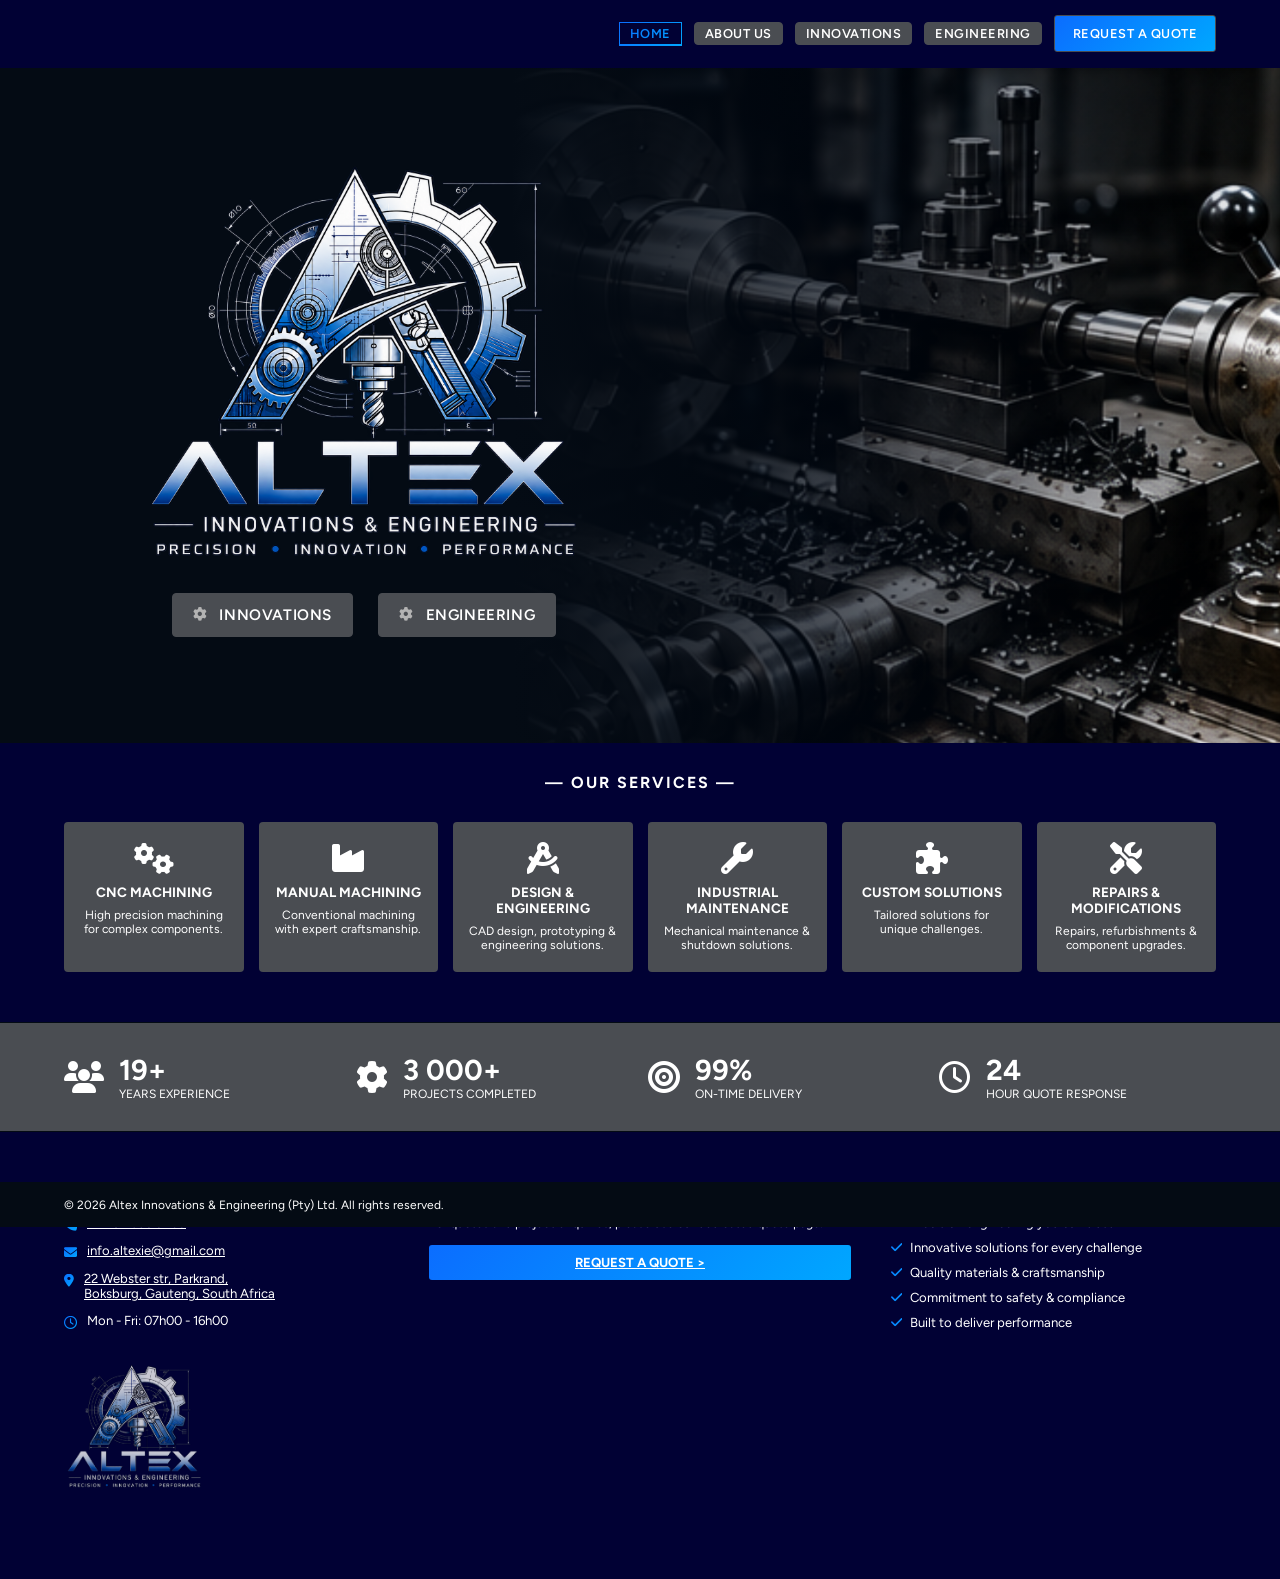
<file: index.html>
<!DOCTYPE html>
<html lang="en">
<head>
  <meta charset="UTF-8">
  <meta name="viewport" content="width=device-width, initial-scale=1.0">
  <title>ALTEX - Innovations & Engineering</title>
  <link rel="stylesheet" href="style.css?v=20261001-mobile4">
  <!-- FontAwesome for Icons -->
  <link rel="stylesheet" href="https://cdnjs.cloudflare.com/ajax/libs/font-awesome/6.4.0/css/all.min.css">
</head>
<body>

  <!-- Shared Navigation -->
  <header>
    <div class="navbar container">
      <nav id="main-nav" aria-label="Main navigation">
          <button class="menu-toggle" type="button" aria-expanded="false" aria-controls="navigation-links" aria-label="Open menu"><span aria-hidden="true">☰</span> MENU</button>
        <div class="nav-links" id="navigation-links">
          <a href="index.html" class="active">HOME</a>
          <a href="Main Insider Pages/about.html">ABOUT US</a>
          <div class="nav-products">
            <button class="nav-products-toggle" type="button" aria-expanded="false" aria-controls="innovations-products" aria-label="Toggle innovation products">INNOVATIONS</button>
            <div class="nav-products-menu" id="innovations-products" aria-label="Innovation products">
              <a href="Innovations/innovations.html">All Innovations</a>
              <a href="Innovations/Project1_Altex FirePeak Range/project1_firepeak.html">FirePeak Range</a>
              <a href="Innovations/project1_firepost.html">FirePost Range</a>
              <a href="Innovations/project1_firestack.html">FireStack Range</a>
            </div>
          </div>
          <a href="Main Insider Pages/engineering.html">ENGINEERING</a>
          <a href="Main Insider Pages/quote.html" class="btn-primary quote-btn">REQUEST A QUOTE</a>
        </div>
      </nav>
    </div>
  </header>

  <!-- Hero Section -->
  <section class="hero" id="home">
    <!-- Dark overlay to ensure contrast over background image -->
    <div class="hero-overlay"></div>
    
    <div class="hero-content container">
      <div class="hero-text">
        
        <!-- Homepage Specific Hero Logo Wrapper -->
        <div class="hero-logo-wrapper">
          <img src="Altex logo - Dark.png" alt="ALTEX Logo" class="hero-logo-img">
        </div>

        <!-- Tag Buttons with Gear Icons -->
        <div class="tag-buttons">
          <a href="Innovations/innovations.html" class="btn-grey"><i class="fa-solid fa-gear"></i> INNOVATIONS</a>
          <a href="Main Insider Pages/engineering.html" class="btn-grey"><i class="fa-solid fa-gear"></i> ENGINEERING</a>
        </div>

      </div>
    </div>
  </section>
  

  <!-- Services Section -->
  <section class="services container" id="services">
    <div class="section-title">
      <span>—</span> OUR SERVICES <span>—</span>
    </div>
    <div class="grid grid-6">
      <div class="card">
        <i class="fa-solid fa-gears card-icon"></i>
        <h3>CNC MACHINING</h3>
        <p>High precision machining for complex components.</p>
      </div>
      <div class="card">
        <i class="fa-solid fa-industry card-icon"></i>
        <h3>MANUAL MACHINING</h3>
        <p>Conventional machining with expert craftsmanship.</p>
      </div>
      <div class="card">
        <i class="fa-solid fa-drafting-compass card-icon"></i>
        <h3>DESIGN & ENGINEERING</h3>
        <p>CAD design, prototyping & engineering solutions.</p>
      </div>
      <div class="card">
        <i class="fa-solid fa-wrench card-icon"></i>
        <h3>INDUSTRIAL MAINTENANCE</h3>
        <p>Mechanical maintenance & shutdown solutions.</p>
      </div>
      <div class="card">
        <i class="fa-solid fa-puzzle-piece card-icon"></i>
        <h3>CUSTOM SOLUTIONS</h3>
        <p>Tailored solutions for unique challenges.</p>
      </div>
      <div class="card">
        <i class="fa-solid fa-screwdriver-wrench card-icon"></i>
        <h3>REPAIRS & MODIFICATIONS</h3>
        <p>Repairs, refurbishments & component upgrades.</p>
      </div>
    </div>
  </section>

  <!-- Stats Banner -->
  <section class="stats-bar">
    <div class="container grid grid-4">
      <div class="stat-item"><i class="fa-solid fa-users"></i><div><h2>19+</h2><p>YEARS EXPERIENCE</p></div></div>
      <div class="stat-item"><i class="fa-solid fa-gear"></i><div><h2>3 000+</h2><p>PROJECTS COMPLETED</p></div></div>
      <div class="stat-item"><i class="fa-solid fa-bullseye"></i><div><h2>99%</h2><p>ON-TIME DELIVERY</p></div></div>
      <div class="stat-item"><i class="fa-regular fa-clock"></i><div><h2>24</h2><p>HOUR QUOTE RESPONSE</p></div></div>
    </div>
  </section>
<!-- Footer -->
  <footer class="site-footer">
    <div class="container footer-grid">
      
      <!-- Col 1: Get In Touch -->
      <div class="footer-col">
        <h3>GET IN TOUCH</h3>
        <ul class="contact-info">
          <li><i class="fa-solid fa-phone"></i> <a href="tel:+27820965435">+27 82 096 5435</a></li>
          <li><i class="fa-solid fa-envelope"></i> <a href="mailto:info.altexie@gmail.com">info.altexie@gmail.com</a></li>
          <li><i class="fa-solid fa-location-dot"></i> <a href="https://www.google.com/maps/search/?api=1&amp;query=22+Webster+Street%2C+Parkrand%2C+Boksburg%2C+Gauteng%2C+South+Africa" target="_blank" rel="noopener noreferrer">22 Webster str, Parkrand,<br> Boksburg, Gauteng, South Africa</a></li>
          <li><i class="fa-regular fa-clock"></i> Mon - Fri: 07h00 - 16h00</li>
        </ul>
        <img src="Altex logo - Dark.png" alt="ALTEX Logo" class="footer-logo">
      </div>

      <!-- Col 2: Contact Action -->
      <div class="footer-col">
        <h3>CONTACT US</h3>
        <p class="form-subtext">For quotes and project enquiries, please use our dedicated quote page.</p>
        <a href="Main Insider Pages/quote.html" class="btn-primary btn-full">REQUEST A QUOTE &gt;</a>
      </div>

      <!-- Col 3: Why Choose Us -->
      <div class="footer-col">
        <h3>WHY CHOOSE ALTEX?</h3>
        <ul class="benefits-list">
          <li><i class="fa-solid fa-check"></i> Precision engineering you can trust</li>
          <li><i class="fa-solid fa-check"></i> Innovative solutions for every challenge</li>
          <li><i class="fa-solid fa-check"></i> Quality materials & craftsmanship</li>
          <li><i class="fa-solid fa-check"></i> Commitment to safety & compliance</li>
          <li><i class="fa-solid fa-check"></i> Built to deliver performance</li>
        </ul>
      </div>

    </div>

    <!-- Bottom Bar -->
    <div class="footer-bottom">
      <div class="container bottom-flex">
        <p>&copy; 2026 Altex Innovations & Engineering (Pty) Ltd. All rights reserved.</p>
      </div>
    </div>
  </footer>

  <script src="script.js?v=20261001-mobile4"></script>
</body>
</html>
</file>
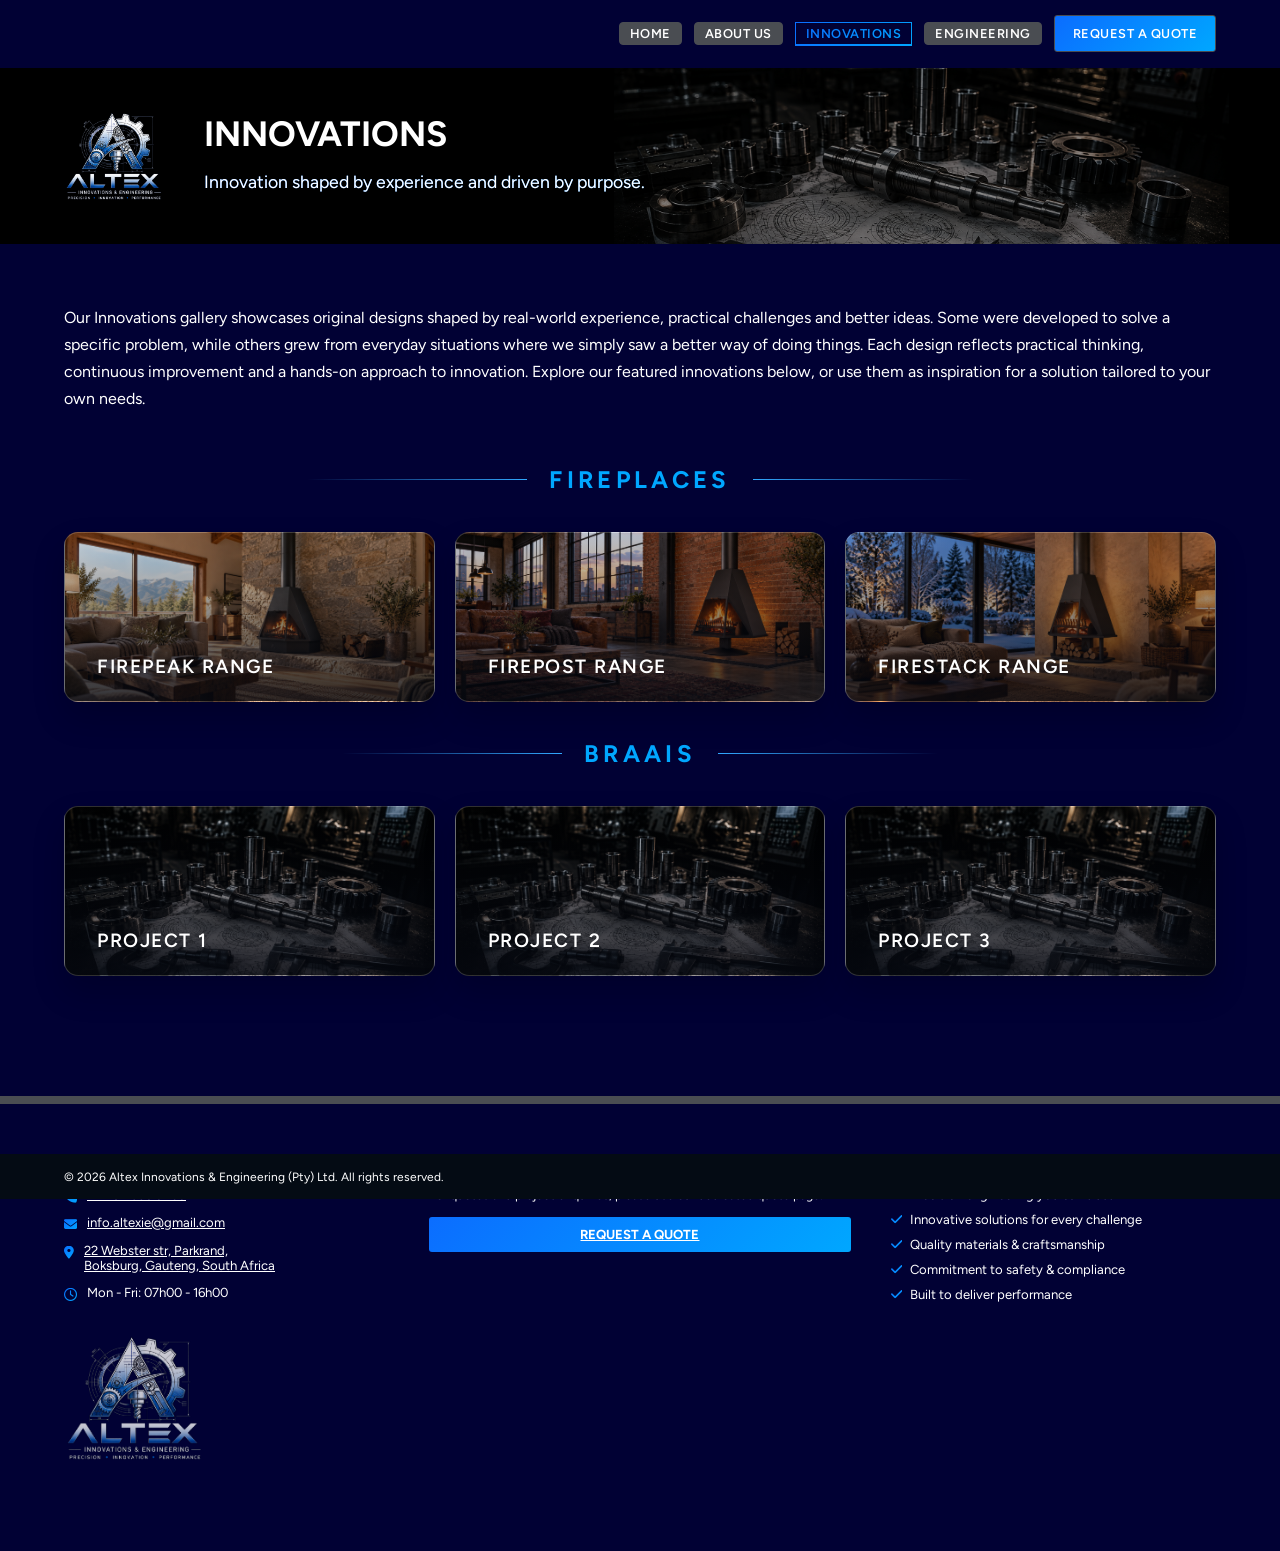
<file: Innovations/innovations.html>
<!DOCTYPE html>
<html lang="en">
<head>
    <meta charset="UTF-8">
    <meta name="viewport" content="width=device-width, initial-scale=1.0">
    <title>About Us - ALTEX Innovations & Engineering</title>
    <link rel="stylesheet" href="../style.css?v=20261001-mobile4">
    <link rel="stylesheet" href="https://cdnjs.cloudflare.com/ajax/libs/font-awesome/6.4.0/css/all.min.css">
</head>
<body class="innovations-page">

    <!-- Shared Navigation -->
    <header>
        <div class="navbar container">
            <nav id="main-nav" aria-label="Main navigation">
          <button class="menu-toggle" type="button" aria-expanded="false" aria-controls="navigation-links" aria-label="Open menu"><span aria-hidden="true">☰</span> MENU</button>
                <div class="nav-links" id="navigation-links">
                    <a href="../index.html">HOME</a>
                    <a href="../Main Insider Pages/about.html">ABOUT US</a>
                    <div class="nav-products">
                      <button class="nav-products-toggle active" type="button" aria-expanded="false" aria-controls="innovations-products" aria-label="Toggle innovation products">INNOVATIONS</button>
                      <div class="nav-products-menu" id="innovations-products" aria-label="Innovation products">
                        <a href="innovations.html">All Innovations</a>
                        <a href="Project1_Altex FirePeak Range/project1_firepeak.html">FirePeak Range</a>
                        <a href="project1_firepost.html">FirePost Range</a>
                        <a href="project1_firestack.html">FireStack Range</a>
                      </div>
                    </div>
                      <a href="../Main Insider Pages/engineering.html">ENGINEERING</a>
                      <a href="../Main Insider Pages/quote.html" class="btn-primary quote-btn">REQUEST A QUOTE</a>
                </div>
                
            </nav>
        </div>
    </header>

    <!-- Page Specific Content -->
    <div class="page-body-wrap">
      <section class="insider-hero">
        <img src="../Images/Admin Images/Innovations%20Hero.png" alt="" class="insider-hero-blend-image" aria-hidden="true">
        <div class="container insider-hero-inner">
          <img src="../Altex logo - Dark.png" alt="ALTEX Logo" class="insider-hero-logo">
          <div>
            <h1 class="page-title">INNOVATIONS</h1>
            <p class="lead-text">Innovation shaped by experience and driven by purpose.</p>
          </div>
        </div>
      </section>
      <main class="container page-content">
        <div class="content-block">
            <p>Our Innovations gallery showcases original designs shaped by real-world experience, 
              practical challenges and better ideas. Some were developed to solve a specific problem, 
              while others grew from everyday situations where we simply saw a better way of doing things.
              Each design reflects practical thinking, continuous improvement and a hands-on approach to innovation. 
              Explore our featured innovations below, or use them as inspiration for a solution tailored to your own needs.</p>
            <div class="innovation-gallery">
                <div class="project-row">
                    <h3 class="project-row-header">FIREPLACES</h3>
                    <div class="project-buttons">
                        <a href="Project1_Altex FirePeak Range/project1_firepeak.html"
                           class="btn-grey"
                           style="--project-bg: url('Innovations/FirePeak/FirePeak Button Hero.png');">FirePeak Range</a>
                        <a href="project1_firepost.html" 
                          class="btn-grey" 
                          style="--project-bg: url('Innovations/FirePost/FirePost Range Button Hero.png');">FirePost Range</a>
                        <a href="project1_firestack.html" 
                          class="btn-grey" 
                          style="--project-bg: url('Innovations/FireStack/FireStack Range Button Hero.png');">FireStack Range</a>
                    </div>
                </div>

                <div class="project-row">
                    <h3 class="project-row-header">BRAAIS</h3>
                    <div class="project-buttons">
                        <a href="#" class="btn-grey" style="--project-bg: url('Innovations/Innovations Hero.png');">PROJECT 1</a>
                        <a href="#" class="btn-grey" style="--project-bg: url('Innovations/Innovations Hero.png');">PROJECT 2</a>
                        <a href="#" class="btn-grey" style="--project-bg: url('Innovations/Innovations Hero.png');">PROJECT 3</a>
                    </div>
                </div>
            </div>
        </div>
    </main>
    </div>

    <!-- Footer -->
  <footer class="site-footer">
    <div class="container footer-grid">
      
      <!-- Col 1: Get In Touch -->
      <div class="footer-col">
        <h3>GET IN TOUCH</h3>
        <ul class="contact-info">
          <li><i class="fa-solid fa-phone"></i> <a href="tel:+27820965435">+27 82 096 5435</a></li>
          <li><i class="fa-solid fa-envelope"></i> <a href="mailto:info.altexie@gmail.com">info.altexie@gmail.com</a></li>
          <li><i class="fa-solid fa-location-dot"></i> <a href="https://www.google.com/maps/search/?api=1&amp;query=22+Webster+Street%2C+Parkrand%2C+Boksburg%2C+Gauteng%2C+South+Africa" target="_blank" rel="noopener noreferrer">22 Webster str, Parkrand,<br> Boksburg, Gauteng, South Africa</a></li>
          <li><i class="fa-regular fa-clock"></i> Mon - Fri: 07h00 - 16h00</li>
        </ul>
        <img src="../Altex logo - Dark.png" alt="ALTEX Logo" class="footer-logo">
      </div>

      <!-- Col 2: Contact Action -->
      <div class="footer-col">
        <h3>CONTACT US</h3>
        <p class="form-subtext">For quotes and project enquiries, please use our dedicated quote page.</p>
        <a href="../Main Insider Pages/quote.html" class="btn-primary btn-full">REQUEST A QUOTE</a>
      </div>

      <!-- Col 3: Why Choose Us -->
      <div class="footer-col">
        <h3>WHY CHOOSE ALTEX?</h3>
        <ul class="benefits-list">
          <li><i class="fa-solid fa-check"></i> Precision engineering you can trust</li>
          <li><i class="fa-solid fa-check"></i> Innovative solutions for every challenge</li>
          <li><i class="fa-solid fa-check"></i> Quality materials & craftsmanship</li>
          <li><i class="fa-solid fa-check"></i> Commitment to safety & compliance</li>
          <li><i class="fa-solid fa-check"></i> Built to deliver performance</li>
        </ul>
      </div>

    </div>

    <div class="footer-bottom">
      <div class="container bottom-flex">
        <p>&copy; 2026 Altex Innovations &amp; Engineering (Pty) Ltd. All rights reserved.</p>
      </div>
    </div>
  </footer>

  <script src="../script.js?v=20261001-mobile4"></script>
</body>
</html>
</file>
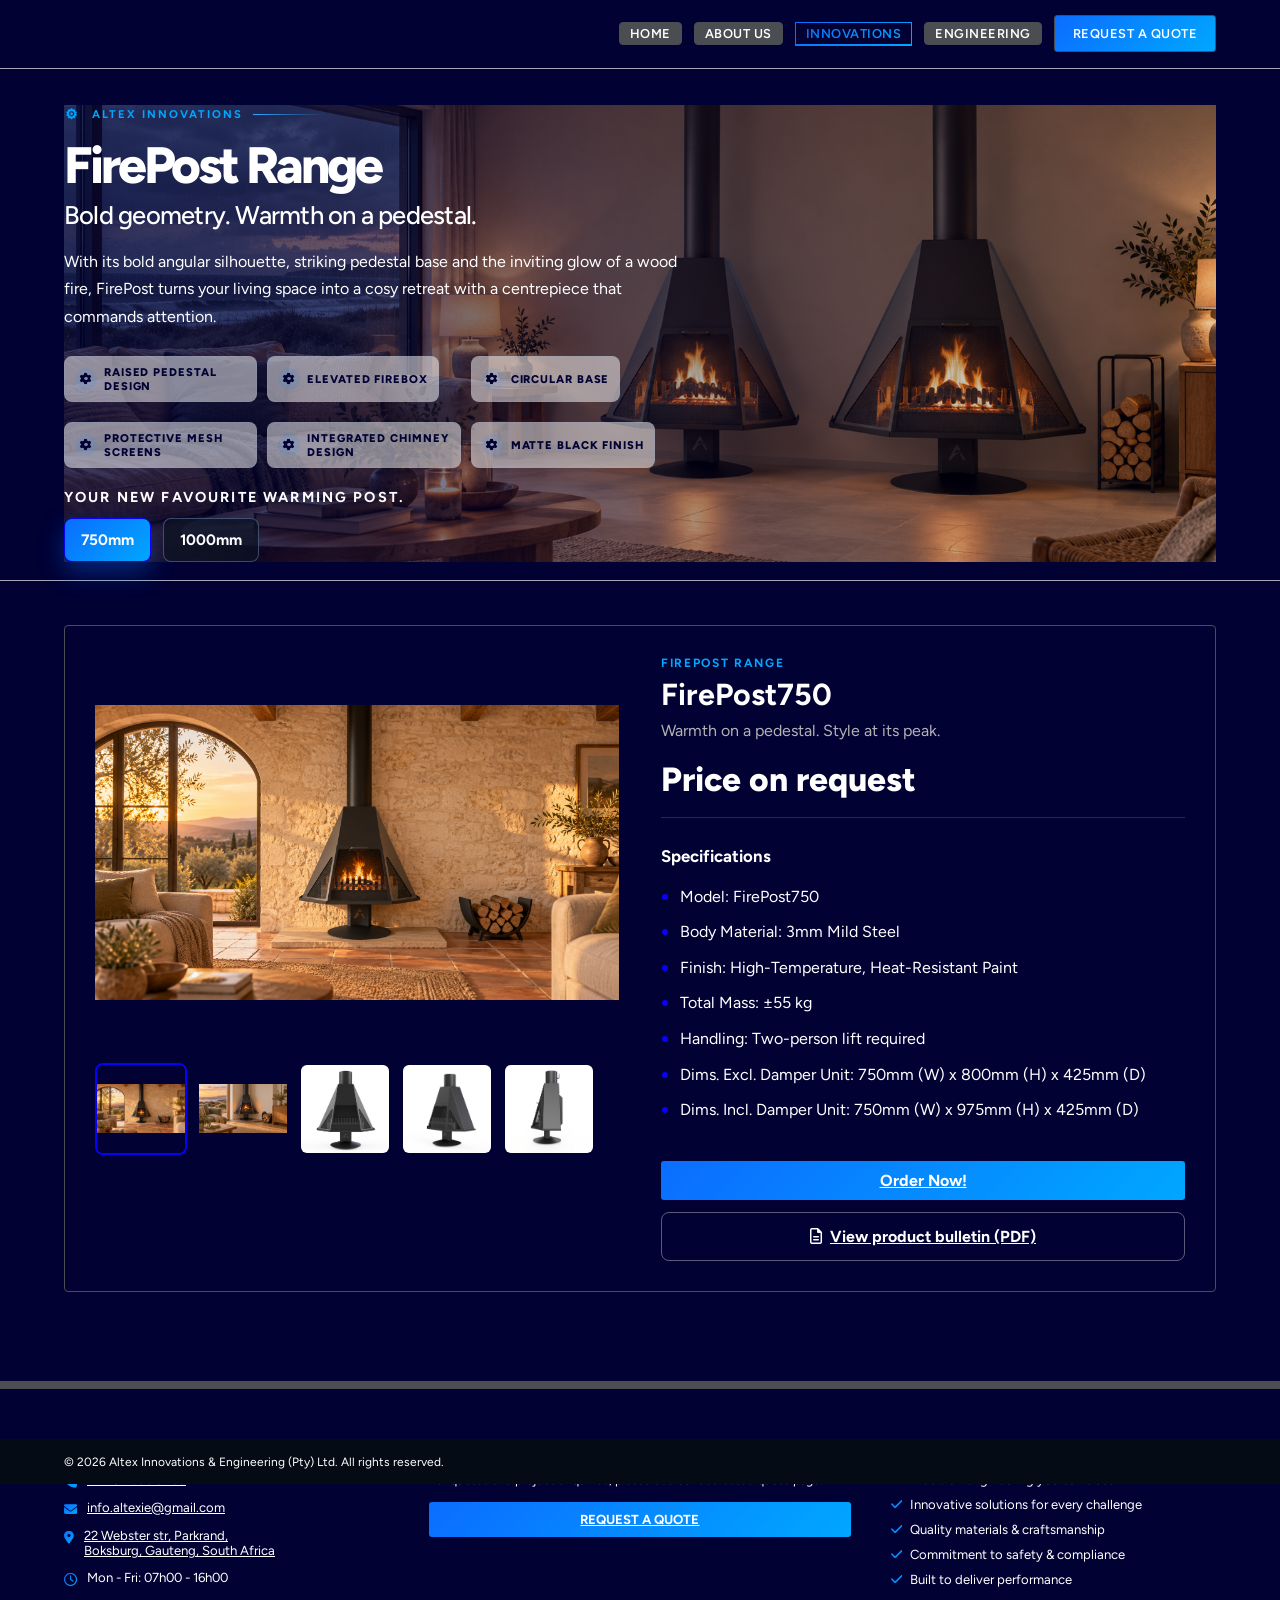
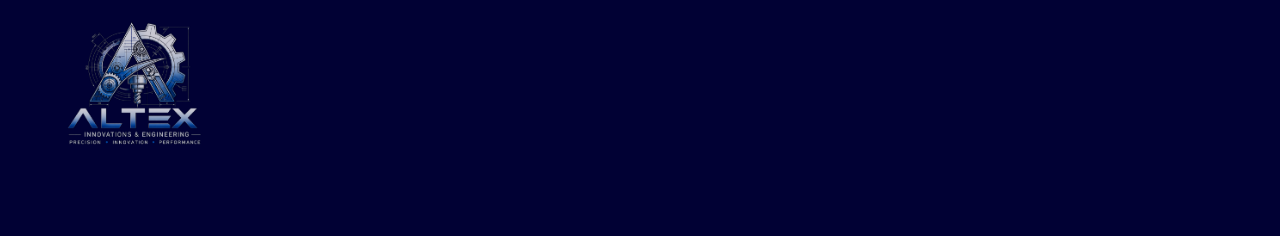
<file: Innovations/project1_firepost.html>
<!DOCTYPE html>
<html lang="en">
<head>
    <meta charset="UTF-8">
    <meta name="viewport" content="width=device-width, initial-scale=1.0">
    <title>FirePost Range - ALTEX Innovations & Engineering</title>
    <link rel="stylesheet" href="../style.css?v=20261001-mobile4">
    <link rel="stylesheet" href="https://cdnjs.cloudflare.com/ajax/libs/font-awesome/6.4.0/css/all.min.css">
    <style>
      .firepeak-hero::before {
        background:
          linear-gradient(90deg, rgba(1, 1, 52, 0.7) 0%, rgba(1, 1, 52, 0.6) 26%, rgba(1, 1, 52, 0.35) 52%, rgba(1, 1, 52, 0.1) 100%),
          url('FirePost/FirePost Range Hero.png') center right / cover no-repeat;
      }

      /* Keep the mobile image and content in one continuous hero. */
      @media (max-width: 768px) {
        .project-intro-block {
          position: relative;
          isolation: isolate;
          overflow: hidden;
          padding: 28px 0;
        }

        .project-intro-block::before {
          content: "";
          position: absolute;
          inset: 0;
          z-index: -1;
          background:
            linear-gradient(90deg, rgba(1, 1, 52, 0.92), rgba(1, 1, 52, 0.55) 65%, rgba(1, 1, 52, 0.3)),
            linear-gradient(0deg, var(--colour-navy), transparent 30%),
            url('FirePost/FirePost Range Hero.png') right center / cover no-repeat;
        }

        .project-intro-block .firepeak-hero {
          display: block;
          padding: 0;
        }

        .firepeak-hero::before {
          content: none;
        }

        .firepeak-hero-copy {
          gap: 0;
        }

        .project-intro-block .page-title {
          font-size: clamp(2rem, 9vw, 3rem);
          margin-bottom: 12px;
        }

        .hero-subheading {
          max-width: 24ch;
          font-size: 1.1rem;
          line-height: 1.35;
        }

        .hero-description {
          max-width: 34ch;
          margin-bottom: 18px;
        }

        .hero-feature-list {
          align-items: stretch;
          gap: 6px;
        }

        .hero-feature-list li {
          flex-direction: column;
          flex-wrap: nowrap;
          align-items: flex-start;
          padding: 8px;
          gap: 5px;
          min-width: 0;
          color: var(--colour-white);
          background: rgba(1, 1, 52, 0.72);
          border-color: rgba(255, 255, 255, 0.3);
          font-size: 0.6rem;
          line-height: 1.35;
        }

        .hero-feature-list .feature-icon {
          color: #00a7ff;
          width: 18px;
          height: 18px;
        }

        .hero-size-picker {
          margin-top: 10px;
        }

        .hero-size-picker h3 {
          line-height: 1.5;
          letter-spacing: 0.1em;
          margin: 0 0 10px;
        }

        .size-option {
          min-height: 44px;
        }
      }
    </style>
</head>
<body>
        <!-- Shared Navigation -->
    <header>
        <div class="navbar container">
            <nav id="main-nav" aria-label="Main navigation">
          <button class="menu-toggle" type="button" aria-expanded="false" aria-controls="navigation-links" aria-label="Open menu"><span aria-hidden="true">☰</span> MENU</button>
                <div class="nav-links" id="navigation-links">
                    <a href="../index.html">HOME</a>
                    <a href="../Main Insider Pages/about.html">ABOUT US</a>
                    <div class="nav-products">
                      <button class="nav-products-toggle active" type="button" aria-expanded="false" aria-controls="innovations-products" aria-label="Toggle innovation products">INNOVATIONS</button>
                      <div class="nav-products-menu" id="innovations-products" aria-label="Innovation products">
                        <a href="innovations.html">All Innovations</a>
                        <a href="Project1_Altex FirePeak Range/project1_firepeak.html">FirePeak Range</a>
                        <a href="project1_firepost.html">FirePost Range</a>
                        <a href="project1_firestack.html">FireStack Range</a>
                      </div>
                    </div>
                    <a href="../Main Insider Pages/engineering.html">ENGINEERING</a>
                  <a href="../Main Insider Pages/quote.html" class="btn-primary quote-btn">REQUEST A QUOTE</a>
                </div>
                
            </nav>
        </div>
        
    </header>
     <!-- Page Specific Content -->
    <div class="page-body-wrap">
      <section class="project-intro-block">
        <div class="container firepeak-hero">
          <div class="firepeak-hero-copy">
            <div class="hero-eyebrow">
              <span class="eyebrow-icon">&#9881;</span>
              <span>ALTEX INNOVATIONS</span>
              <span class="eyebrow-line" aria-hidden="true"></span>
            </div>

            <h1 class="page-title">FirePost Range</h1>
            <h2 class="hero-subheading">Bold geometry. Warmth on a pedestal.</h2>

            <div class="hero-description">
              <p>With its bold angular silhouette, striking pedestal base and the inviting glow of a wood fire, 
                FirePost turns your living space into a cosy retreat with a centrepiece that commands attention.</p>
            </div>

            <ul class="hero-feature-list" aria-label="FirePost features">
              <li>
                <span class="feature-icon"><i class="fa-solid fa-gear"></i></span>
                <span>RAISED PEDESTAL DESIGN</span>
              </li>
              <li>
                <span class="feature-icon"><i class="fa-solid fa-gear"></i></span>
                <span>ELEVATED FIREBOX</span>
              </li>
              <li>
                <span class="feature-icon"><i class="fa-solid fa-gear"></i></span>
                <span>CIRCULAR BASE</span>
              </li>
            </ul>

            <ul class="hero-feature-list" aria-label="FirePost features">
              <li>
                <span class="feature-icon"><i class="fa-solid fa-gear"></i></span>
                <span>PROTECTIVE MESH SCREENS</span>
              </li>
              <li>
                <span class="feature-icon"><i class="fa-solid fa-gear"></i></span>
                <span>INTEGRATED CHIMNEY DESIGN</span>
              </li>
              <li>
                <span class="feature-icon"><i class="fa-solid fa-gear"></i></span>
                <span>MATTE BLACK FINISH</span>
              </li>
            </ul>

            <div class="hero-size-picker">
                <h3>Your new favourite warming post.</h3>
              <div class="size-options" aria-label="FirePost sizes">
                <button type="button" class="size-option is-active" data-size="750">750mm</button>
                <button type="button" class="size-option" data-size="1000">1000mm</button>
              </div>
            </div>
          </div>

          <div class="firepeak-hero-visual" aria-label="FirePost fireplace hero image">
            <img src="FirePost/FirePost Range Hero.png" alt="FirePost fireplace" class="firepeak-hero-image">
          </div>
        </div>
      </section>

      <section class="product-dropdowns" aria-label="FirePost models">
        <div class="container">
          <div class="product-block active" data-size="750">
            <div class="product-card">
              <div class="product-slider-column">
                <div class="project-slider" data-slider>
                  <div class="slider-track">
                    <button class="slider-slide is-active" type="button" aria-label="Show FirePost750 image 1"><img src="FirePost/FirePost750/RL FirePost750.png" alt="FirePost750 real-life installation" class="about-right-image real-life-view"></button>
                    <button class="slider-slide" type="button" aria-label="Show FirePost750 image 2"><img src="FirePost/FirePost750/RL Corner FirePost750.png" alt="FirePost750 real-life corner installation" class="about-right-image real-life-view"></button>
                    <button class="slider-slide" type="button" aria-label="Show FirePost750 image 3"><img src="FirePost/FirePost750/FirePost750 - Front View.jpg" alt="FirePost750 front view" class="about-right-image"></button>
                    <button class="slider-slide" type="button" aria-label="Show FirePost750 image 4"><img src="FirePost/FirePost750/FirePost750 - Angled View.jpg" alt="FirePost750 angled view" class="about-right-image"></button>
                    <button class="slider-slide" type="button" aria-label="Show FirePost750 image 5"><img src="FirePost/FirePost750/FirePost750 - Side View.jpg" alt="FirePost750 side view" class="about-right-image"></button>
                  </div>
                  <div class="slider-thumbs" role="tablist" aria-label="FirePost750 images">
                    <button class="slider-thumb is-active" type="button" role="tab" aria-label="Show FirePost750 image 1" aria-selected="true"><img src="FirePost/FirePost750/RL FirePost750.png" alt=""></button>
                    <button class="slider-thumb" type="button" role="tab" aria-label="Show FirePost750 image 2" aria-selected="false"><img src="FirePost/FirePost750/RL Corner FirePost750.png" alt=""></button>
                    <button class="slider-thumb" type="button" role="tab" aria-label="Show FirePost750 image 3" aria-selected="false"><img src="FirePost/FirePost750/FirePost750 - Front View.jpg" alt=""></button>
                    <button class="slider-thumb" type="button" role="tab" aria-label="Show FirePost750 image 4" aria-selected="false"><img src="FirePost/FirePost750/FirePost750 - Angled View.jpg" alt=""></button>
                    <button class="slider-thumb" type="button" role="tab" aria-label="Show FirePost750 image 5" aria-selected="false"><img src="FirePost/FirePost750/FirePost750 - Side View.jpg" alt=""></button>
                  </div>
                </div>
              </div>
              <div class="product-details">
                <span class="product-eyebrow">FirePost Range</span>
                <h2>FirePost750</h2>
                <p>Warmth on a pedestal. Style at its peak.</p>
                <br>
                <p class="product-price">Price on request</p>
                <hr class="product-divider">
                <div class="product-info-grid">
                    <div class="product-info-column">
                      <h3 class="product-section-heading">Specifications</h3>
                      <ul class="services-list">
                        <li>Model:  FirePost750</li>
                        <li>Body Material:  3mm Mild Steel</li>
                        <li>Finish:  High-Temperature, Heat-Resistant Paint</li>
                        <li>Total Mass:  ±55 kg</li>
                        <li>Handling: Two-person lift required</li>
                        <li>Dims. Excl. Damper Unit: 750mm (W) x 800mm (H) x 425mm (D)</li>
                        <li>Dims. Incl. Damper Unit: 750mm (W) x 975mm (H) x 425mm (D)</li>
                      </ul>
                    </div>
                  </div>
                  <div class="product-cta-group">
                    <a href="../Main Insider Pages/order.html?project_title=FirePost750%20fireplace&amp;quantity=1&amp;budget=Price%20on%20request&amp;details=FirePost750%20fireplace%20with%20750mm%20width%2C%20800mm%20height%20excluding%20damper%2C%20975mm%20height%20including%20damper%2C%20425mm%20depth%2C%203mm%20mild%20steel%20construction%2C%20heat-resistant%20paint%20finish%2C%20approximately%2055kg%2C%20for%20indoor%20use." class="btn-primary product-cta-primary">Order Now!</a>
                    <a href="#" class="product-cta-outline"><i class="fa-regular fa-file-lines"></i> View product bulletin (PDF)</a>
                  </div>
              </div>
            </div>
          </div>

          <div class="product-block" data-size="1000">
            <div class="product-card">
              <div class="product-slider-column">
                <div class="project-slider" data-slider>
                  <div class="slider-track">
                    <button class="slider-slide is-active" type="button" aria-label="Show FirePost1000 image 1"><img src="FirePost/FirePost1000/RL FirePost1000.png" alt="FirePost1000 real-life installation" class="about-right-image real-life-view"></button>
                    <button class="slider-slide" type="button" aria-label="Show FirePost1000 image 2"><img src="FirePost/FirePost1000/RL Corner FirePost1000.png" alt="FirePost1000 real-life corner installation" class="about-right-image real-life-view"></button>
                    <button class="slider-slide" type="button" aria-label="Show FirePost1000 image 3"><img src="FirePost/FirePost1000/FirePost1000 - Front View.jpg" alt="FirePost1000 front view" class="about-right-image"></button>
                    <button class="slider-slide" type="button" aria-label="Show FirePost1000 image 4"><img src="FirePost/FirePost1000/FirePost1000 - Angled View.jpg" alt="FirePost1000 angled view" class="about-right-image"></button>
                    <button class="slider-slide" type="button" aria-label="Show FirePost1000 image 5"><img src="FirePost/FirePost1000/FirePost1000 - Side View.jpg" alt="FirePost1000 side view" class="about-right-image"></button>
                  </div>
                  <div class="slider-thumbs" role="tablist" aria-label="FirePost1000 images">
                    <button class="slider-thumb is-active" type="button" role="tab" aria-label="Show FirePost1000 image 1" aria-selected="true"><img src="FirePost/FirePost1000/RL FirePost1000.png" alt=""></button>
                    <button class="slider-thumb" type="button" role="tab" aria-label="Show FirePost1000 image 2" aria-selected="false"><img src="FirePost/FirePost1000/RL Corner FirePost1000.png" alt=""></button>
                    <button class="slider-thumb" type="button" role="tab" aria-label="Show FirePost1000 image 3" aria-selected="false"><img src="FirePost/FirePost1000/FirePost1000 - Front View.jpg" alt=""></button>
                    <button class="slider-thumb" type="button" role="tab" aria-label="Show FirePost1000 image 4" aria-selected="false"><img src="FirePost/FirePost1000/FirePost1000 - Angled View.jpg" alt=""></button>
                    <button class="slider-thumb" type="button" role="tab" aria-label="Show FirePost1000 image 5" aria-selected="false"><img src="FirePost/FirePost1000/FirePost1000 - Side View.jpg" alt=""></button>
                  </div>
                </div>
              </div>
              <div class="product-details">
                <span class="product-eyebrow">FirePost Range</span>
                <h2>FirePost1000</h2>
                <p>A grander flame. An elevated centrepiece.</p>
                <br>
                <p class="product-price">Price on request</p>
                <hr class="product-divider">
                <div class="product-info-grid">
                  <div class="product-info-column">
                    <h3 class="product-section-heading">Specifications</h3>
                    <ul class="services-list">
                        <li>Model:  FirePost1000</li>
                        <li>Body Material:  3mm Mild Steel</li>
                        <li>Finish:  High-Temperature, Heat-Resistant Paint</li>
                        <li>Total Mass:  ±85 kg</li>
                        <li>Handling: Two-person lift required</li>
                        <li>Dims. Excl. Damper Unit: 1000mm (W) x 925mm (H) x 550mm (D)</li>
                        <li>Dims. Incl. Damper Unit: 1000mm (W) x 1175mm (H) x 550mm (D)</li>
                    </ul>
                  </div>
                </div>
                <div class="product-cta-group">
                  <a href="../Main Insider Pages/order.html?project_title=FirePost1000%20fireplace&amp;quantity=1&amp;budget=Price%20on%20request&amp;details=FirePost1000%20fireplace%20with%201000mm%20width%2C%20925mm%20height%20excluding%20damper%2C%201175mm%20height%20including%20damper%2C%20550mm%20depth%2C%203mm%20mild%20steel%20construction%2C%20heat-resistant%20paint%20finish%2C%20approximately%2085kg%2C%20for%20indoor%20use." class="btn-primary product-cta-primary">Order Now!</a>
                  <a href="#" class="product-cta-outline"><i class="fa-regular fa-file-lines"></i> View product bulletin (PDF) </a>
                </div>
              </div>
            </div>
          </div>

        </div>
      </section>
       
    </div>
        <!-- Footer -->
  <footer class="site-footer">
    <div class="container footer-grid">
      
      <!-- Col 1: Get In Touch -->
      <div class="footer-col">
        <h3>GET IN TOUCH</h3>
        <ul class="contact-info">
          <li><i class="fa-solid fa-phone"></i> <a href="tel:+27820965435">+27 82 096 5435</a></li>
          <li><i class="fa-solid fa-envelope"></i> <a href="mailto:info.altexie@gmail.com">info.altexie@gmail.com</a></li>
          <li><i class="fa-solid fa-location-dot"></i> <a href="https://www.google.com/maps/search/?api=1&amp;query=22+Webster+Street%2C+Parkrand%2C+Boksburg%2C+Gauteng%2C+South+Africa" target="_blank" rel="noopener noreferrer">22 Webster str, Parkrand,<br> Boksburg, Gauteng, South Africa</a></li>
          <li><i class="fa-regular fa-clock"></i> Mon - Fri: 07h00 - 16h00</li>
        </ul>
        <img src="../Altex logo - Dark.png" alt="ALTEX Logo" class="footer-logo">
      </div>

      <!-- Col 2: Contact Action -->
      <div class="footer-col">
        <h3>CONTACT US</h3>
        <p class="form-subtext">For quotes and project enquiries, please use our dedicated quote page.</p>
        <a href="../Main Insider Pages/quote.html" class="btn-primary btn-full">REQUEST A QUOTE</a>
      </div>

      <!-- Col 3: Why Choose Us -->
      <div class="footer-col">
        <h3>WHY CHOOSE ALTEX?</h3>
        <ul class="benefits-list">
          <li><i class="fa-solid fa-check"></i> Precision engineering you can trust</li>
          <li><i class="fa-solid fa-check"></i> Innovative solutions for every challenge</li>
          <li><i class="fa-solid fa-check"></i> Quality materials & craftsmanship</li>
          <li><i class="fa-solid fa-check"></i> Commitment to safety & compliance</li>
          <li><i class="fa-solid fa-check"></i> Built to deliver performance</li>
        </ul>
      </div>


    </div>

    <div class="footer-bottom">
      <div class="container bottom-flex">
        <p>&copy; 2026 Altex Innovations &amp; Engineering (Pty) Ltd. All rights reserved.</p>
      </div>
    </div>
  </footer>

  <script src="../script.js?v=20261001-mobile4"></script>

</body>
</html>
</file>
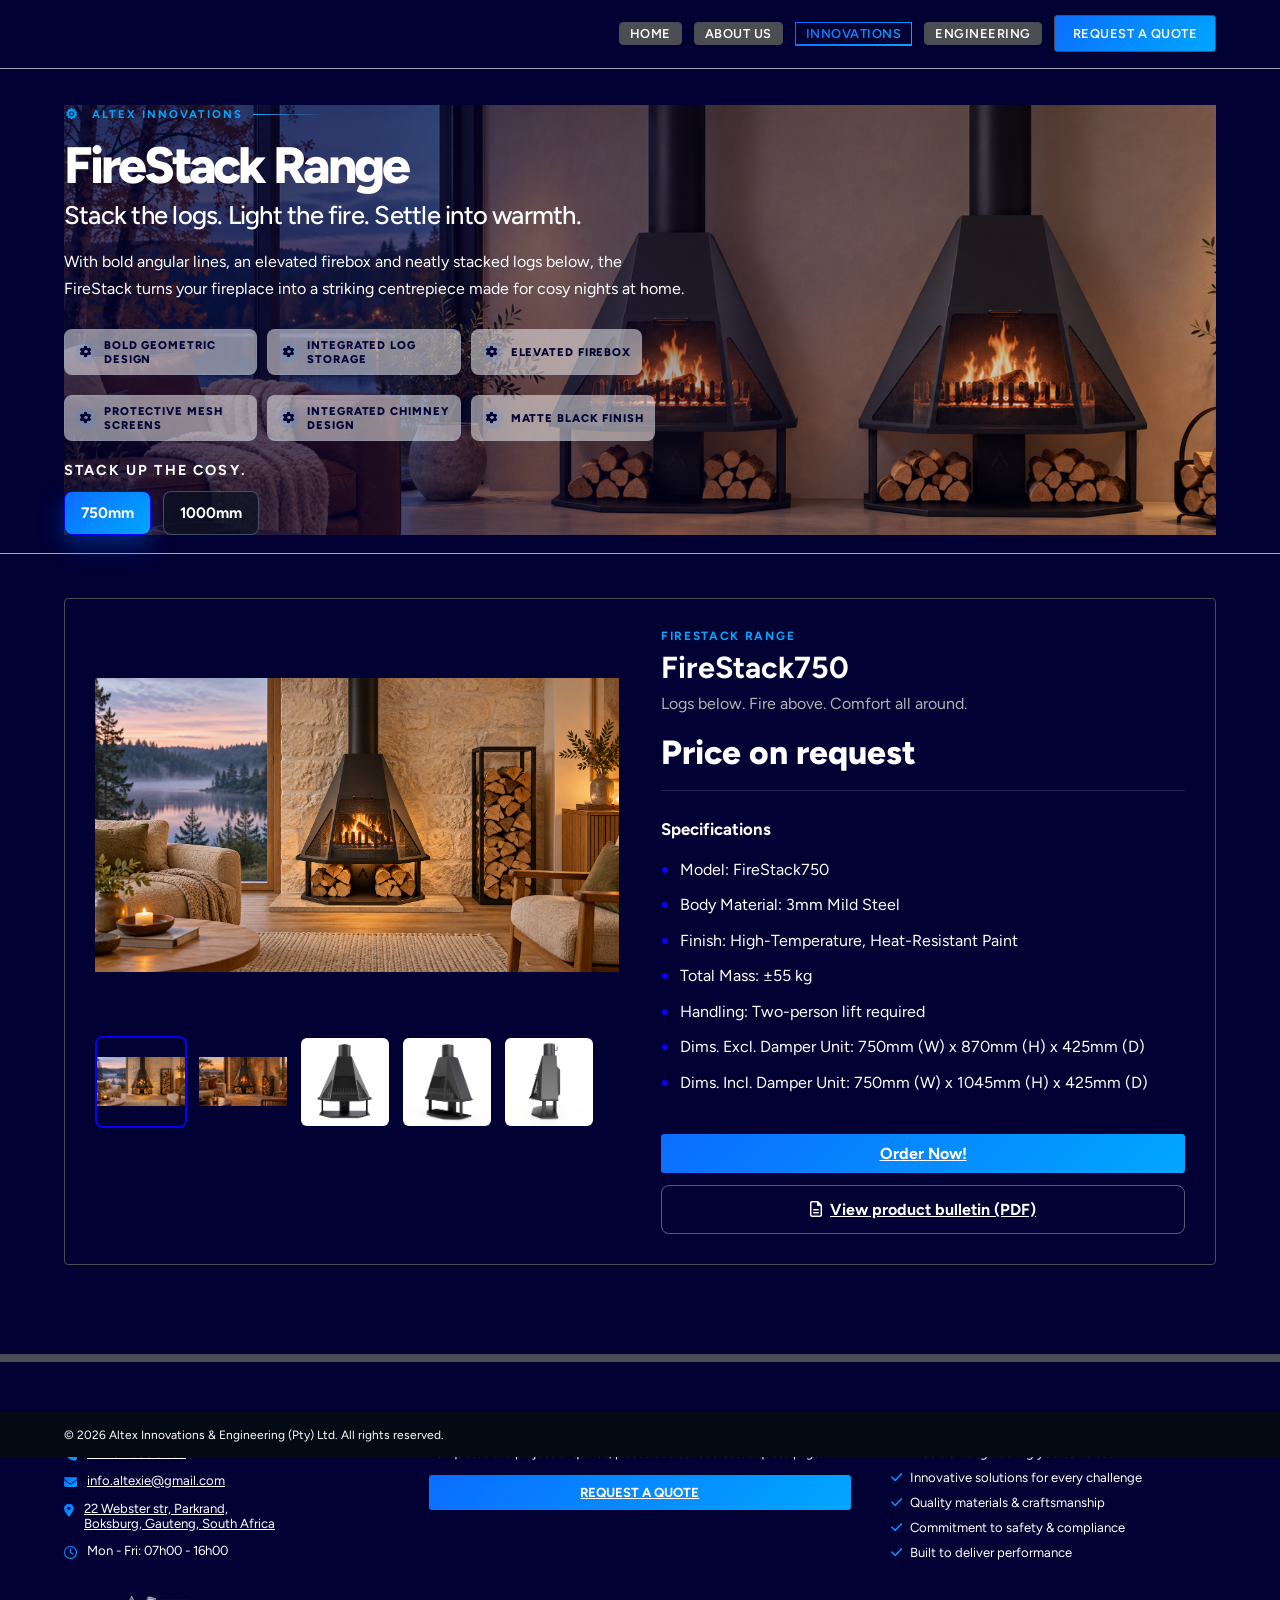
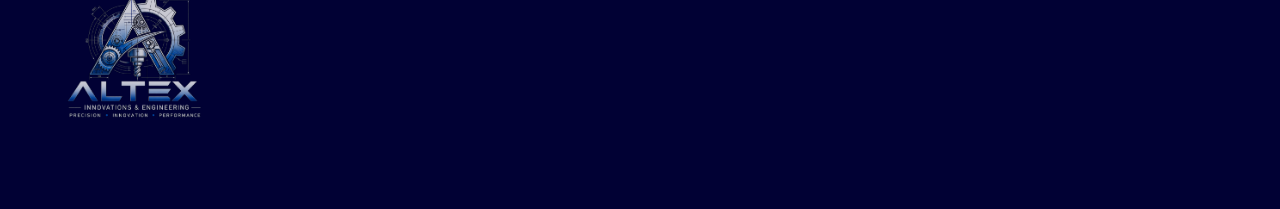
<file: Innovations/project1_firestack.html>
<!DOCTYPE html>
<html lang="en">
<head>
    <meta charset="UTF-8">
    <meta name="viewport" content="width=device-width, initial-scale=1.0">
    <title>FireStack Range - ALTEX Innovations & Engineering</title>
    <link rel="stylesheet" href="../style.css?v=20261001-mobile4">
    <link rel="stylesheet" href="https://cdnjs.cloudflare.com/ajax/libs/font-awesome/6.4.0/css/all.min.css">
    <style>
      .firepeak-hero::before {
        background:
          linear-gradient(90deg, rgba(1, 1, 52, 0.7) 0%, rgba(1, 1, 52, 0.6) 26%, rgba(1, 1, 52, 0.35) 52%, rgba(1, 1, 52, 0.1) 100%),
          url('FireStack/FireStack Range Hero.png') center right / cover no-repeat;
      }

      /* Keep the mobile image and content in one continuous hero. */
      @media (max-width: 768px) {
        .project-intro-block {
          position: relative;
          isolation: isolate;
          overflow: hidden;
          padding: 28px 0;
        }

        .project-intro-block::before {
          content: "";
          position: absolute;
          inset: 0;
          z-index: -1;
          background:
            linear-gradient(90deg, rgba(1, 1, 52, 0.92), rgba(1, 1, 52, 0.55) 65%, rgba(1, 1, 52, 0.3)),
            linear-gradient(0deg, var(--colour-navy), transparent 30%),
            url('FireStack/FireStack Range Hero.png') right center / cover no-repeat;
        }

        .project-intro-block .firepeak-hero {
          display: block;
          padding: 0;
        }

        .firepeak-hero::before {
          content: none;
        }

        .firepeak-hero-copy {
          gap: 0;
        }

        .project-intro-block .page-title {
          font-size: clamp(2rem, 9vw, 3rem);
          margin-bottom: 12px;
        }

        .hero-subheading {
          max-width: 24ch;
          font-size: 1.1rem;
          line-height: 1.35;
        }

        .hero-description {
          max-width: 34ch;
          margin-bottom: 18px;
        }

        .hero-feature-list {
          align-items: stretch;
          gap: 6px;
        }

        .hero-feature-list li {
          flex-direction: column;
          flex-wrap: nowrap;
          align-items: flex-start;
          padding: 8px;
          gap: 5px;
          min-width: 0;
          color: var(--colour-white);
          background: rgba(1, 1, 52, 0.72);
          border-color: rgba(255, 255, 255, 0.3);
          font-size: 0.6rem;
          line-height: 1.35;
        }

        .hero-feature-list .feature-icon {
          color: #00a7ff;
          width: 18px;
          height: 18px;
        }

        .hero-size-picker {
          margin-top: 10px;
        }

        .hero-size-picker h3 {
          line-height: 1.5;
          letter-spacing: 0.1em;
          margin: 0 0 10px;
        }

        .size-option {
          min-height: 44px;
        }
      }
    </style>
</head>
<body>
        <!-- Shared Navigation -->
    <header>
        <div class="navbar container">
            <nav id="main-nav" aria-label="Main navigation">
          <button class="menu-toggle" type="button" aria-expanded="false" aria-controls="navigation-links" aria-label="Open menu"><span aria-hidden="true">☰</span> MENU</button>
                <div class="nav-links" id="navigation-links">
                    <a href="../index.html">HOME</a>
                    <a href="../Main Insider Pages/about.html">ABOUT US</a>
                    <div class="nav-products">
                      <button class="nav-products-toggle active" type="button" aria-expanded="false" aria-controls="innovations-products" aria-label="Toggle innovation products">INNOVATIONS</button>
                      <div class="nav-products-menu" id="innovations-products" aria-label="Innovation products">
                        <a href="innovations.html">All Innovations</a>
                        <a href="Project1_Altex FirePeak Range/project1_firepeak.html">FirePeak Range</a>
                        <a href="project1_firepost.html">FirePost Range</a>
                        <a href="project1_firestack.html">FireStack Range</a>
                      </div>
                    </div>
                    <a href="../Main Insider Pages/engineering.html">ENGINEERING</a>
                  <a href="../Main Insider Pages/quote.html" class="btn-primary quote-btn">REQUEST A QUOTE</a>
                </div>
                
            </nav>
        </div>
        
    </header>
     <!-- Page Specific Content -->
    <div class="page-body-wrap">
      <section class="project-intro-block">
        <div class="container firepeak-hero">
          <div class="firepeak-hero-copy">
            <div class="hero-eyebrow">
              <span class="eyebrow-icon">&#9881;</span>
              <span>ALTEX INNOVATIONS</span>
              <span class="eyebrow-line" aria-hidden="true"></span>
            </div>

            <h1 class="page-title">FireStack Range</h1>
            <h2 class="hero-subheading">Stack the logs. Light the fire. Settle into warmth.</h2>

            <div class="hero-description">
              <p>With bold angular lines, an elevated firebox and neatly stacked logs below, 
                the FireStack turns your fireplace into a striking centrepiece made for cosy nights at home.</p>
            </div>

            <ul class="hero-feature-list" aria-label="FireStack features">
              <li>
                <span class="feature-icon"><i class="fa-solid fa-gear"></i></span>
                <span>BOLD GEOMETRIC DESIGN</span>
              </li>
              <li>
                <span class="feature-icon"><i class="fa-solid fa-gear"></i></span>
                <span>INTEGRATED LOG STORAGE</span>
              </li>
              <li>
                <span class="feature-icon"><i class="fa-solid fa-gear"></i></span>
                <span>ELEVATED FIREBOX</span>
              </li>
            </ul>

            <ul class="hero-feature-list" aria-label="FireStack features">
              <li>
                <span class="feature-icon"><i class="fa-solid fa-gear"></i></span>
                <span>PROTECTIVE MESH SCREENS</span>
              </li>
              <li>
                <span class="feature-icon"><i class="fa-solid fa-gear"></i></span>
                <span>INTEGRATED CHIMNEY DESIGN</span>
              </li>
              <li>
                <span class="feature-icon"><i class="fa-solid fa-gear"></i></span>
                <span>MATTE BLACK FINISH</span>
              </li>
            </ul>

            <div class="hero-size-picker">
                <h3>Stack up the cosy.</h3>
              <div class="size-options" aria-label="FireStack sizes">
                <button type="button" class="size-option is-active" data-size="750">750mm</button>
                <button type="button" class="size-option" data-size="1000">1000mm</button>
              </div>
            </div>
          </div>

          <div class="firepeak-hero-visual" aria-label="FireStack fireplace hero image">
            <img src="FireStack/FireStack Range Hero.png" alt="FireStack fireplace" class="firepeak-hero-image">
          </div>
        </div>
      </section>

      <section class="product-dropdowns" aria-label="FireStack models">
        <div class="container">
          <div class="product-block active" data-size="750">
            <div class="product-card">
              <div class="product-slider-column">
                <div class="project-slider" data-slider>
                  <div class="slider-track">
                    <button class="slider-slide is-active" type="button" aria-label="Show FireStack750 image 1"><img src="FireStack/FireStack750/RL FireStack750.png" alt="FireStack750 real-life installation" class="about-right-image real-life-view"></button>
                    <button class="slider-slide" type="button" aria-label="Show FireStack750 image 2"><img src="FireStack/FireStack750/RL Corner FireStack750.png" alt="FireStack750 real-life corner installation" class="about-right-image real-life-view"></button>
                    <button class="slider-slide" type="button" aria-label="Show FireStack750 image 3"><img src="FireStack/FireStack750/FireStack750 - Front View.jpg" alt="FireStack750 front view" class="about-right-image"></button>
                    <button class="slider-slide" type="button" aria-label="Show FireStack750 image 4"><img src="FireStack/FireStack750/FireStack750 - Angled View.jpg" alt="FireStack750 angled view" class="about-right-image"></button>
                    <button class="slider-slide" type="button" aria-label="Show FireStack750 image 5"><img src="FireStack/FireStack750/FireStack750 - Side View.jpg" alt="FireStack750 side view" class="about-right-image"></button>
                  </div>
                  <div class="slider-thumbs" role="tablist" aria-label="FireStack750 images">
                    <button class="slider-thumb is-active" type="button" role="tab" aria-label="Show FireStack750 image 1" aria-selected="true"><img src="FireStack/FireStack750/RL FireStack750.png" alt=""></button>
                    <button class="slider-thumb" type="button" role="tab" aria-label="Show FireStack750 image 2" aria-selected="false"><img src="FireStack/FireStack750/RL Corner FireStack750.png" alt=""></button>
                    <button class="slider-thumb" type="button" role="tab" aria-label="Show FireStack750 image 3" aria-selected="false"><img src="FireStack/FireStack750/FireStack750 - Front View.jpg" alt=""></button>
                    <button class="slider-thumb" type="button" role="tab" aria-label="Show FireStack750 image 4" aria-selected="false"><img src="FireStack/FireStack750/FireStack750 - Angled View.jpg" alt=""></button>
                    <button class="slider-thumb" type="button" role="tab" aria-label="Show FireStack750 image 5" aria-selected="false"><img src="FireStack/FireStack750/FireStack750 - Side View.jpg" alt=""></button>
                  </div>
                </div>
              </div>
              <div class="product-details">
                <span class="product-eyebrow">FireStack Range</span>
                <h2>FireStack750</h2>
                <p>Logs below. Fire above. Comfort all around.</p>
                <br>
                <p class="product-price">Price on request</p>
                <hr class="product-divider">
                <div class="product-info-grid">
                    <div class="product-info-column">
                      <h3 class="product-section-heading">Specifications</h3>
                      <ul class="services-list">
                        <li>Model:  FireStack750</li>
                        <li>Body Material:  3mm Mild Steel</li>
                        <li>Finish:  High-Temperature, Heat-Resistant Paint</li>
                        <li>Total Mass:  ±55 kg</li>
                        <li>Handling: Two-person lift required</li>
                        <li>Dims. Excl. Damper Unit: 750mm (W) x 870mm (H) x 425mm (D)</li>
                        <li>Dims. Incl. Damper Unit: 750mm (W) x 1045mm (H) x 425mm (D)</li>
                      </ul>
                    </div>
                  </div>
                  <div class="product-cta-group">
                    <a href="../Main Insider Pages/order.html?project_title=FireStack750%20fireplace&amp;quantity=1&amp;budget=Price%20on%20request&amp;details=FireStack750%20fireplace%20with%20750mm%20width%2C%20870mm%20height%20excluding%20damper%2C%201045mm%20height%20including%20damper%2C%20425mm%20depth%2C%203mm%20mild%20steel%20construction%2C%20heat-resistant%20paint%20finish%2C%20approximately%2055kg%2C%20for%20indoor%20use." class="btn-primary product-cta-primary">Order Now!</a>
                    <a href="#" class="product-cta-outline"><i class="fa-regular fa-file-lines"></i> View product bulletin (PDF)</a>
                  </div>
              </div>
            </div>
          </div>

          <div class="product-block" data-size="1000">
            <div class="product-card">
              <div class="product-slider-column">
                <div class="project-slider" data-slider>
                  <div class="slider-track">
                    <button class="slider-slide is-active" type="button" aria-label="Show FireStack1000 image 1"><img src="FireStack/FireStack1000/RL FireStack1000.png" alt="FireStack1000 real-life installation" class="about-right-image real-life-view"></button>
                    <button class="slider-slide" type="button" aria-label="Show FireStack1000 image 2"><img src="FireStack/FireStack1000/RL Corner FireStack1000.png" alt="FireStack1000 real-life corner installation" class="about-right-image real-life-view"></button>
                    <button class="slider-slide" type="button" aria-label="Show FireStack1000 image 3"><img src="FireStack/FireStack1000/FireStack1000 - Front View.jpg" alt="FireStack1000 front view" class="about-right-image"></button>
                    <button class="slider-slide" type="button" aria-label="Show FireStack1000 image 4"><img src="FireStack/FireStack1000/FireStack1000 - Angled View.jpg" alt="FireStack1000 angled view" class="about-right-image"></button>
                    <button class="slider-slide" type="button" aria-label="Show FireStack1000 image 5"><img src="FireStack/FireStack1000/FireStack1000 - Side View.jpg" alt="FireStack1000 side view" class="about-right-image"></button>
                  </div>
                  <div class="slider-thumbs" role="tablist" aria-label="FireStack1000 images">
                    <button class="slider-thumb is-active" type="button" role="tab" aria-label="Show FireStack1000 image 1" aria-selected="true"><img src="FireStack/FireStack1000/RL FireStack1000.png" alt=""></button>
                    <button class="slider-thumb" type="button" role="tab" aria-label="Show FireStack1000 image 2" aria-selected="false"><img src="FireStack/FireStack1000/RL Corner FireStack1000.png" alt=""></button>
                    <button class="slider-thumb" type="button" role="tab" aria-label="Show FireStack1000 image 3" aria-selected="false"><img src="FireStack/FireStack1000/FireStack1000 - Front View.jpg" alt=""></button>
                    <button class="slider-thumb" type="button" role="tab" aria-label="Show FireStack1000 image 4" aria-selected="false"><img src="FireStack/FireStack1000/FireStack1000 - Angled View.jpg" alt=""></button>
                    <button class="slider-thumb" type="button" role="tab" aria-label="Show FireStack1000 image 5" aria-selected="false"><img src="FireStack/FireStack1000/FireStack1000 - Side View.jpg" alt=""></button>
                  </div>
                </div>
              </div>
              <div class="product-details">
                <span class="product-eyebrow">FireStack Range</span>
                <h2>FireStack1000</h2>
                <p>More room for logs. More reason to linger.</p>
                <br>
                <p class="product-price">Price on request</p>
                <hr class="product-divider">
                <div class="product-info-grid">
                  <div class="product-info-column">
                    <h3 class="product-section-heading">Specifications</h3>
                    <ul class="services-list">
                        <li>Model:  FireStack1000</li>
                        <li>Body Material:  3mm Mild Steel</li>
                        <li>Finish:  High-Temperature, Heat-Resistant Paint</li>
                        <li>Total Mass:  ±85 kg</li>
                        <li>Handling: Two-person lift required</li>
                        <li>Dims. Excl. Damper Unit: 750mm (W) x 925mm (H) x 550mm (D)</li>
                        <li>Dims. Incl. Damper Unit: 750mm (W) x 1225mm (H) x 550mm (D)</li>
                    </ul>
                  </div>
                </div>
                <div class="product-cta-group">
                  <a href="../Main Insider Pages/order.html?project_title=FireStack1000%20fireplace&amp;quantity=1&amp;budget=Price%20on%20request&amp;details=FireStack1000%20fireplace%3B%20finish%2C%20overall%20dimensions%2C%20and%20total%20mass%20to%20be%20confirmed%3B%20suitable%20for%20indoor%20use." class="btn-primary product-cta-primary">Order Now!</a>
                  <a href="#" class="product-cta-outline"><i class="fa-regular fa-file-lines"></i> View product bulletin (PDF) </a>
                </div>
              </div>
            </div>
          </div>

        </div>
      </section>
       
    </div>
        <!-- Footer -->
  <footer class="site-footer">
    <div class="container footer-grid">
      
      <!-- Col 1: Get In Touch -->
      <div class="footer-col">
        <h3>GET IN TOUCH</h3>
        <ul class="contact-info">
          <li><i class="fa-solid fa-phone"></i> <a href="tel:+27820965435">+27 82 096 5435</a></li>
          <li><i class="fa-solid fa-envelope"></i> <a href="mailto:info.altexie@gmail.com">info.altexie@gmail.com</a></li>
          <li><i class="fa-solid fa-location-dot"></i> <a href="https://www.google.com/maps/search/?api=1&amp;query=22+Webster+Street%2C+Parkrand%2C+Boksburg%2C+Gauteng%2C+South+Africa" target="_blank" rel="noopener noreferrer">22 Webster str, Parkrand,<br> Boksburg, Gauteng, South Africa</a></li>
          <li><i class="fa-regular fa-clock"></i> Mon - Fri: 07h00 - 16h00</li>
        </ul>
        <img src="../Altex logo - Dark.png" alt="ALTEX Logo" class="footer-logo">
      </div>

      <!-- Col 2: Contact Action -->
      <div class="footer-col">
        <h3>CONTACT US</h3>
        <p class="form-subtext">For quotes and project enquiries, please use our dedicated quote page.</p>
        <a href="../Main Insider Pages/quote.html" class="btn-primary btn-full">REQUEST A QUOTE</a>
      </div>

      <!-- Col 3: Why Choose Us -->
      <div class="footer-col">
        <h3>WHY CHOOSE ALTEX?</h3>
        <ul class="benefits-list">
          <li><i class="fa-solid fa-check"></i> Precision engineering you can trust</li>
          <li><i class="fa-solid fa-check"></i> Innovative solutions for every challenge</li>
          <li><i class="fa-solid fa-check"></i> Quality materials & craftsmanship</li>
          <li><i class="fa-solid fa-check"></i> Commitment to safety & compliance</li>
          <li><i class="fa-solid fa-check"></i> Built to deliver performance</li>
        </ul>
      </div>


    </div>

    <div class="footer-bottom">
      <div class="container bottom-flex">
        <p>&copy; 2026 Altex Innovations &amp; Engineering (Pty) Ltd. All rights reserved.</p>
      </div>
    </div>
  </footer>

  <script src="../script.js?v=20261001-mobile4"></script>

</body>
</html>
</file>
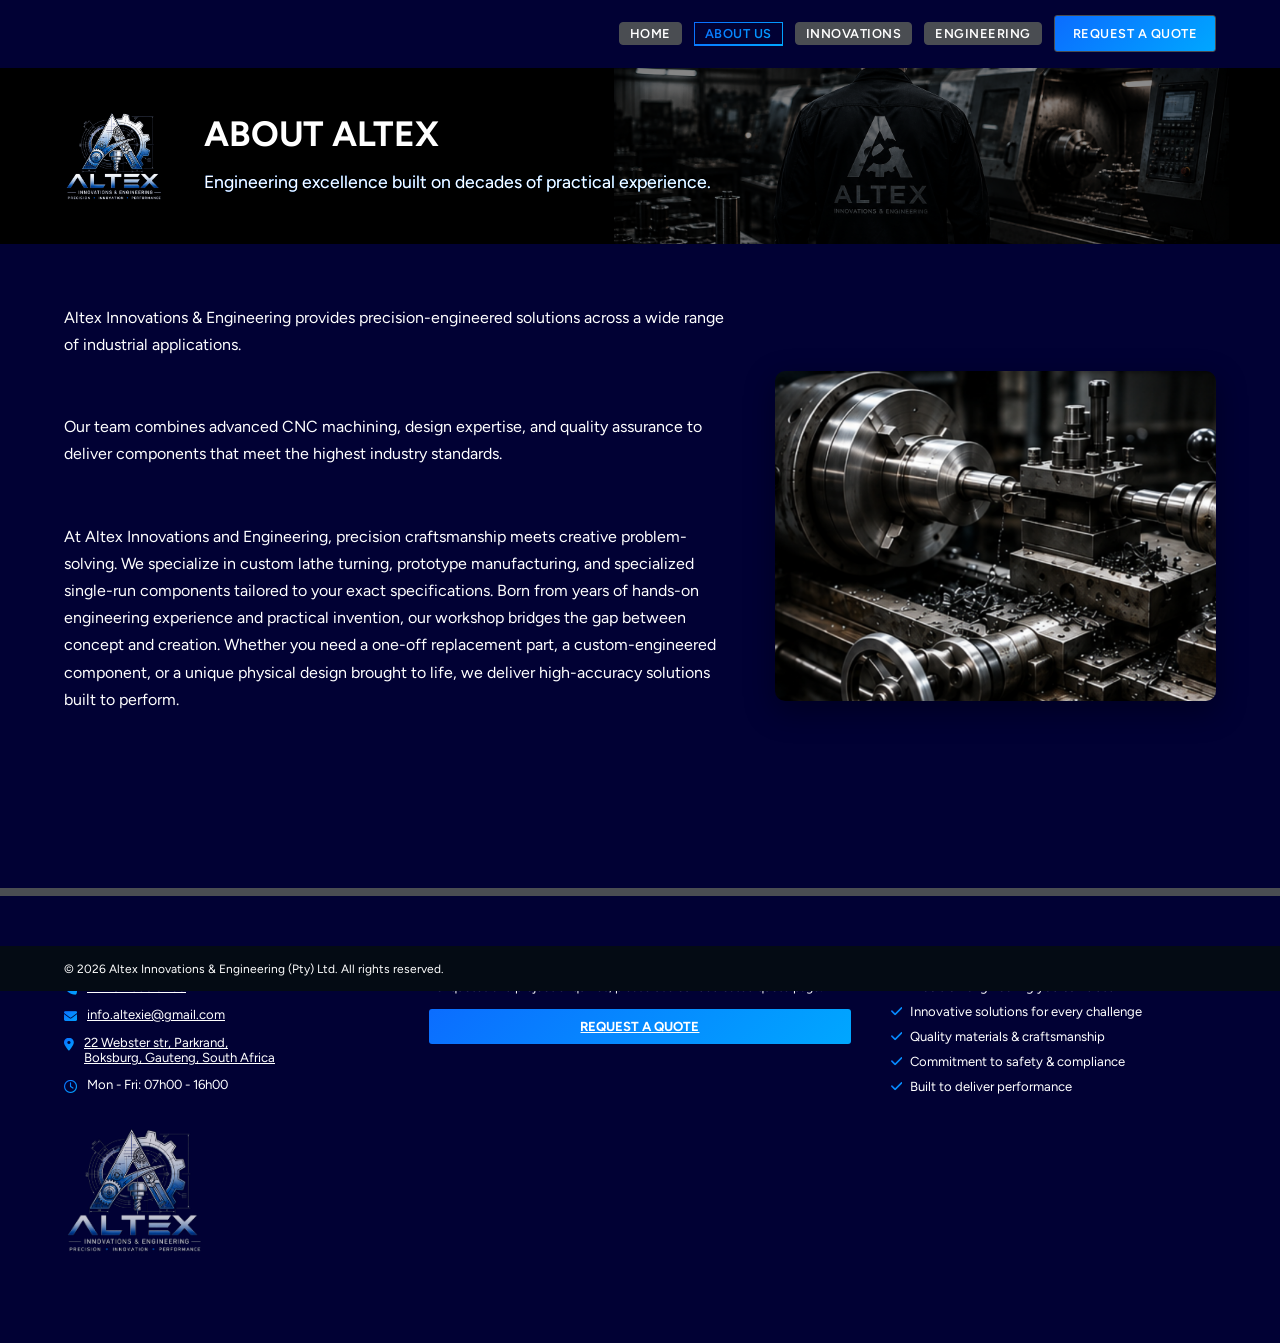
<file: Main Insider Pages/about.html>
<!DOCTYPE html>
<html lang="en">
<head>
    <meta charset="UTF-8">
    <meta name="viewport" content="width=device-width, initial-scale=1.0">
    <title>About Us - ALTEX Innovations & Engineering</title>
    <link rel="stylesheet" href="../style.css?v=20261001-mobile4">
    <link rel="stylesheet" href="https://cdnjs.cloudflare.com/ajax/libs/font-awesome/6.4.0/css/all.min.css">
</head>
<body>

    <!-- Shared Navigation -->
    <header>
        <div class="navbar container">
            <nav id="main-nav" aria-label="Main navigation">
          <button class="menu-toggle" type="button" aria-expanded="false" aria-controls="navigation-links" aria-label="Open menu"><span aria-hidden="true">☰</span> MENU</button>
                <div class="nav-links" id="navigation-links">
                    <a href="../index.html">HOME</a>
                    <a href="about.html" class="active">ABOUT US</a>
                    <div class="nav-products">
                      <button class="nav-products-toggle" type="button" aria-expanded="false" aria-controls="innovations-products" aria-label="Toggle innovation products">INNOVATIONS</button>
                      <div class="nav-products-menu" id="innovations-products" aria-label="Innovation products">
                        <a href="../Innovations/innovations.html">All Innovations</a>
                        <a href="../Innovations/Project1_Altex FirePeak Range/project1_firepeak.html">FirePeak Range</a>
                        <a href="../Innovations/project1_firepost.html">FirePost Range</a>
                        <a href="../Innovations/project1_firestack.html">FireStack Range</a>
                      </div>
                    </div>
                    <a href="engineering.html">ENGINEERING</a>
                  <a href="quote.html" class="btn-primary quote-btn">REQUEST A QUOTE</a>
                </div>
                
            </nav>
        </div>
    </header>

    <!-- Page Specific Content -->
    <div class="page-body-wrap">
      <section class="insider-hero">
        <img src="../Images/Admin Images/About%20us%20Hero.png" alt="" class="insider-hero-blend-image" aria-hidden="true">
        <div class="container insider-hero-inner">
          <img src="../Altex logo - Dark.png" alt="ALTEX Logo" class="insider-hero-logo">
          <div>
            <h1 class="page-title">ABOUT ALTEX</h1>
            <p class="lead-text">Engineering excellence built on decades of practical experience.</p>
          </div>
        </div>
      </section>
      <main class="container page-content">
        <div class="content-block content-with-image">
            <div class="text-column">
                <p>Altex Innovations & Engineering provides precision-engineered solutions across a wide range of 
                  industrial applications.
                </p>

                <p>Our team combines advanced CNC machining, design expertise, and quality assurance to deliver 
                  components that meet the highest industry standards.
                </p>
                
                <p>At Altex Innovations and Engineering, precision craftsmanship meets creative problem-solving. 
                  We specialize in custom lathe turning, prototype manufacturing, and specialized single-run components 
                  tailored to your exact specifications. Born from years of hands-on engineering experience and practical 
                  invention, our workshop bridges the gap between concept and creation. Whether you need a one-off replacement 
                  part, a custom-engineered component, or a unique physical design brought to life, we deliver high-accuracy 
                  solutions built to perform.</p>
            </div>
            <div class="image-column">
                <img src="../cnc-machine.png" alt="CNC machining" class="about-right-image">
            </div>
        </div>
    </main>
    </div>

    <!-- Footer -->
  <footer class="site-footer">
    <div class="container footer-grid">
      
      <!-- Col 1: Get In Touch -->
      <div class="footer-col">
        <h3>GET IN TOUCH</h3>
        <ul class="contact-info">
          <li><i class="fa-solid fa-phone"></i> <a href="tel:+27820965435">+27 82 096 5435</a></li>
          <li><i class="fa-solid fa-envelope"></i> <a href="mailto:info.altexie@gmail.com">info.altexie@gmail.com</a></li>
          <li><i class="fa-solid fa-location-dot"></i> <a href="https://www.google.com/maps/search/?api=1&amp;query=22+Webster+Street%2C+Parkrand%2C+Boksburg%2C+Gauteng%2C+South+Africa" target="_blank" rel="noopener noreferrer">22 Webster str, Parkrand,<br> Boksburg, Gauteng, South Africa</a></li>
          <li><i class="fa-regular fa-clock"></i> Mon - Fri: 07h00 - 16h00</li>
        </ul>
        <img src="../Altex logo - Dark.png" alt="ALTEX Logo" class="footer-logo">
      </div>

      <!-- Col 2: Contact Action -->
      <div class="footer-col">
        <h3>CONTACT US</h3>
        <p class="form-subtext">For quotes and project enquiries, please use our dedicated quote page.</p>
        <a href="quote.html" class="btn-primary btn-full">REQUEST A QUOTE</a>
      </div>

      <!-- Col 3: Why Choose Us -->
      <div class="footer-col">
        <h3>WHY CHOOSE ALTEX?</h3>
        <ul class="benefits-list">
          <li><i class="fa-solid fa-check"></i> Precision engineering you can trust</li>
          <li><i class="fa-solid fa-check"></i> Innovative solutions for every challenge</li>
          <li><i class="fa-solid fa-check"></i> Quality materials & craftsmanship</li>
          <li><i class="fa-solid fa-check"></i> Commitment to safety & compliance</li>
          <li><i class="fa-solid fa-check"></i> Built to deliver performance</li>
        </ul>
      </div>

    </div>

    <div class="footer-bottom">
      <div class="container bottom-flex">
        <p>&copy; 2026 Altex Innovations &amp; Engineering (Pty) Ltd. All rights reserved.</p>
      </div>
    </div>
  </footer>

  <script src="../script.js?v=20261001-mobile4"></script>
</body>
</html>
</file>
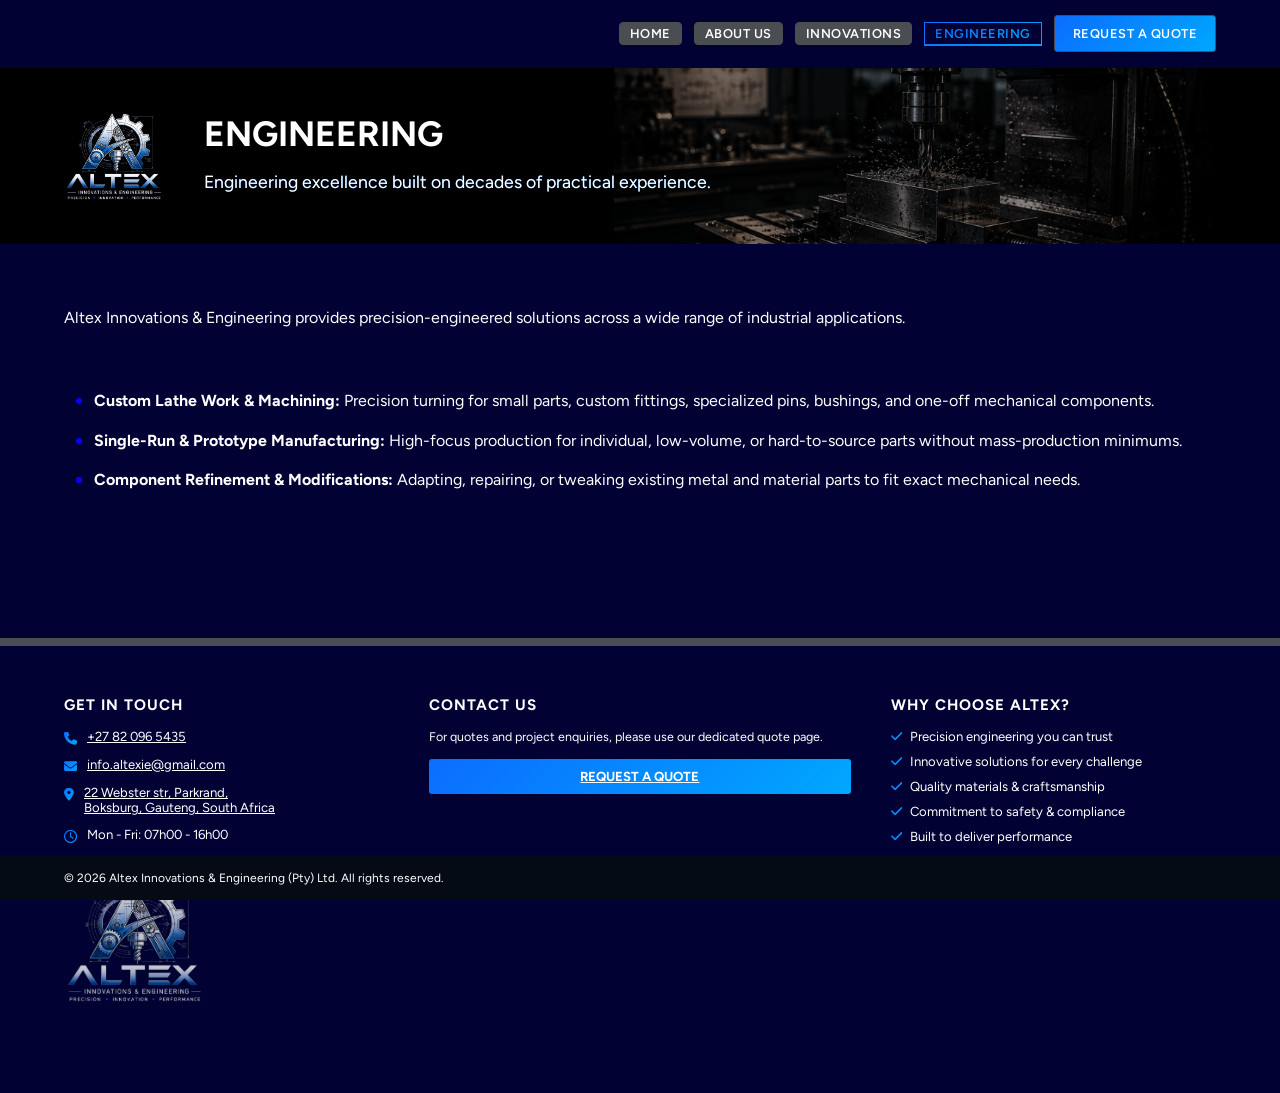
<file: Main Insider Pages/engineering.html>
<!DOCTYPE html>
<html lang="en">
<head>
    <meta charset="UTF-8">
    <meta name="viewport" content="width=device-width, initial-scale=1.0">
    <title>About Us - ALTEX Innovations & Engineering</title>
    <link rel="stylesheet" href="../style.css?v=20261001-mobile4">
    <link rel="stylesheet" href="https://cdnjs.cloudflare.com/ajax/libs/font-awesome/6.4.0/css/all.min.css">
</head>
<body>

    <!-- Shared Navigation -->
    <header>
        <div class="navbar container">
            <nav id="main-nav" aria-label="Main navigation">
          <button class="menu-toggle" type="button" aria-expanded="false" aria-controls="navigation-links" aria-label="Open menu"><span aria-hidden="true">☰</span> MENU</button>
                <div class="nav-links" id="navigation-links">
                    <a href="../index.html">HOME</a>
                    <a href="about.html" >ABOUT US</a>
                    <div class="nav-products">
                      <button class="nav-products-toggle" type="button" aria-expanded="false" aria-controls="innovations-products" aria-label="Toggle innovation products">INNOVATIONS</button>
                      <div class="nav-products-menu" id="innovations-products" aria-label="Innovation products">
                        <a href="../Innovations/innovations.html">All Innovations</a>
                        <a href="../Innovations/Project1_Altex FirePeak Range/project1_firepeak.html">FirePeak Range</a>
                        <a href="../Innovations/project1_firepost.html">FirePost Range</a>
                        <a href="../Innovations/project1_firestack.html">FireStack Range</a>
                      </div>
                    </div>
                    <a href="engineering.html"class="active">ENGINEERING</a>
                    <a href="quote.html" class="btn-primary quote-btn">REQUEST A QUOTE</a>
                </div>
                
            </nav>
        </div>
    </header>

    <!-- Page Specific Content -->
    <div class="page-body-wrap">
      <section class="insider-hero">
        <img src="../Images/Admin Images/Engineering%20Hero.png" alt="" class="insider-hero-blend-image" aria-hidden="true">
        <div class="container insider-hero-inner">
          <img src="../Altex logo - Dark.png" alt="ALTEX Logo" class="insider-hero-logo">
          <div>
            <h1 class="page-title">ENGINEERING</h1>
            <p class="lead-text">Engineering excellence built on decades of practical experience.</p>
          </div>
        </div>
      </section>
      <main class="container page-content">
        <div class="content-block">
            <p>Altex Innovations & Engineering provides precision-engineered solutions across a wide range of industrial applications.
            </p>
            <ul class="services-list">
              <li>
                <strong>Custom Lathe Work &amp; Machining:</strong> 
                Precision turning for small parts, custom fittings, specialized pins, bushings, and one-off mechanical components.
              </li>
              <li>
                <strong>Single-Run &amp; Prototype Manufacturing:</strong> 
                High-focus production for individual, low-volume, or hard-to-source parts without mass-production minimums.
              </li>
              <li>
                <strong>Component Refinement &amp; Modifications:</strong> 
                Adapting, repairing, or tweaking existing metal and material parts to fit exact mechanical needs.
              </li>
            </ul>
        </div>
    </main>
    </div>

    <!-- Footer -->
  <footer class="site-footer">
    <div class="container footer-grid">
      
      <!-- Col 1: Get In Touch -->
      <div class="footer-col">
        <h3>GET IN TOUCH</h3>
        <ul class="contact-info">
          <li><i class="fa-solid fa-phone"></i> <a href="tel:+27820965435">+27 82 096 5435</a></li>
          <li><i class="fa-solid fa-envelope"></i> <a href="mailto:info.altexie@gmail.com">info.altexie@gmail.com</a></li>
          <li><i class="fa-solid fa-location-dot"></i> <a href="https://www.google.com/maps/search/?api=1&amp;query=22+Webster+Street%2C+Parkrand%2C+Boksburg%2C+Gauteng%2C+South+Africa" target="_blank" rel="noopener noreferrer">22 Webster str, Parkrand,<br> Boksburg, Gauteng, South Africa</a></li>
          <li><i class="fa-regular fa-clock"></i> Mon - Fri: 07h00 - 16h00</li>
        </ul>
        <img src="../Altex logo - Dark.png" alt="ALTEX Logo" class="footer-logo">
      </div>

      <!-- Col 2: Contact Action -->
      <div class="footer-col">
        <h3>CONTACT US</h3>
        <p class="form-subtext">For quotes and project enquiries, please use our dedicated quote page.</p>
        <a href="quote.html" class="btn-primary btn-full">REQUEST A QUOTE</a>
      </div>

      <!-- Col 3: Why Choose Us -->
      <div class="footer-col">
        <h3>WHY CHOOSE ALTEX?</h3>
        <ul class="benefits-list">
          <li><i class="fa-solid fa-check"></i> Precision engineering you can trust</li>
          <li><i class="fa-solid fa-check"></i> Innovative solutions for every challenge</li>
          <li><i class="fa-solid fa-check"></i> Quality materials & craftsmanship</li>
          <li><i class="fa-solid fa-check"></i> Commitment to safety & compliance</li>
          <li><i class="fa-solid fa-check"></i> Built to deliver performance</li>
        </ul>
      </div>

    </div>

    <div class="footer-bottom">
      <div class="container bottom-flex">
        <p>&copy; 2026 Altex Innovations &amp; Engineering (Pty) Ltd. All rights reserved.</p>
      </div>
    </div>
  </footer>

  <script src="../script.js?v=20261001-mobile4"></script>
</body>
</html>
</file>
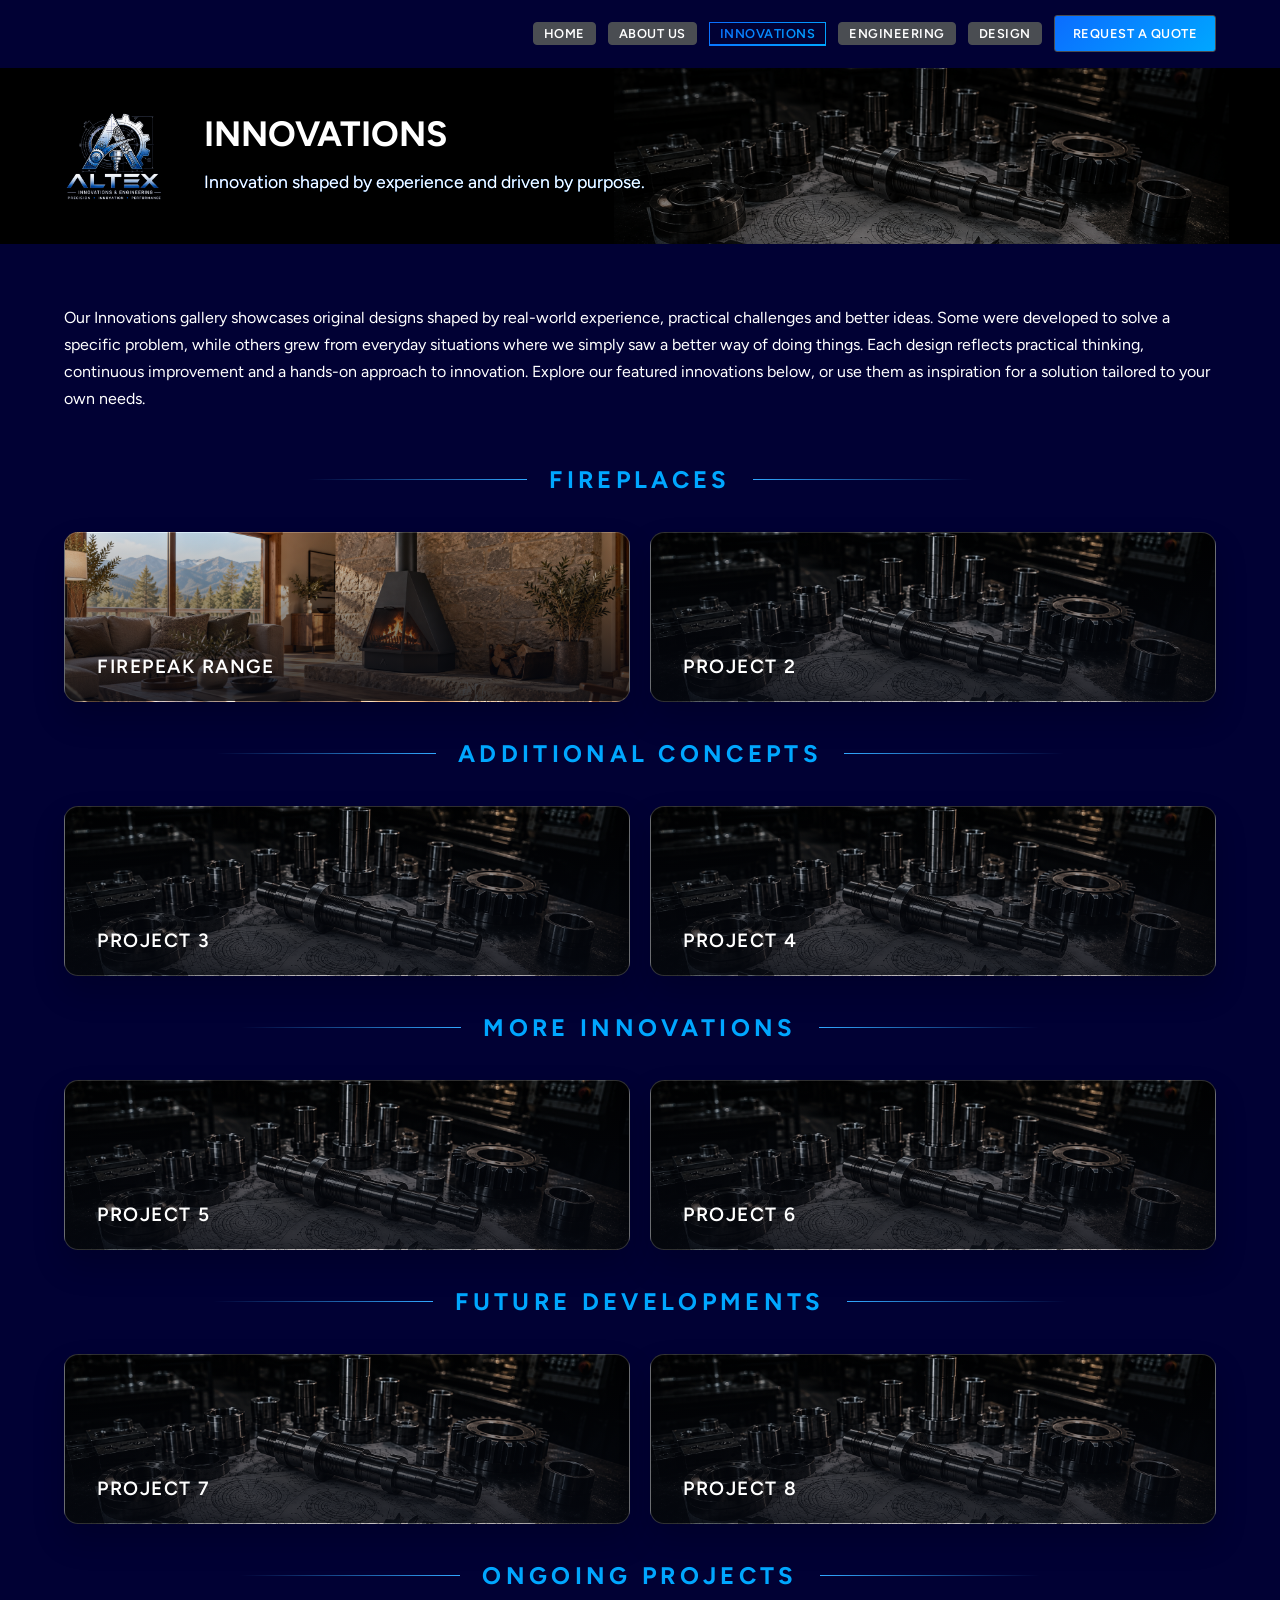
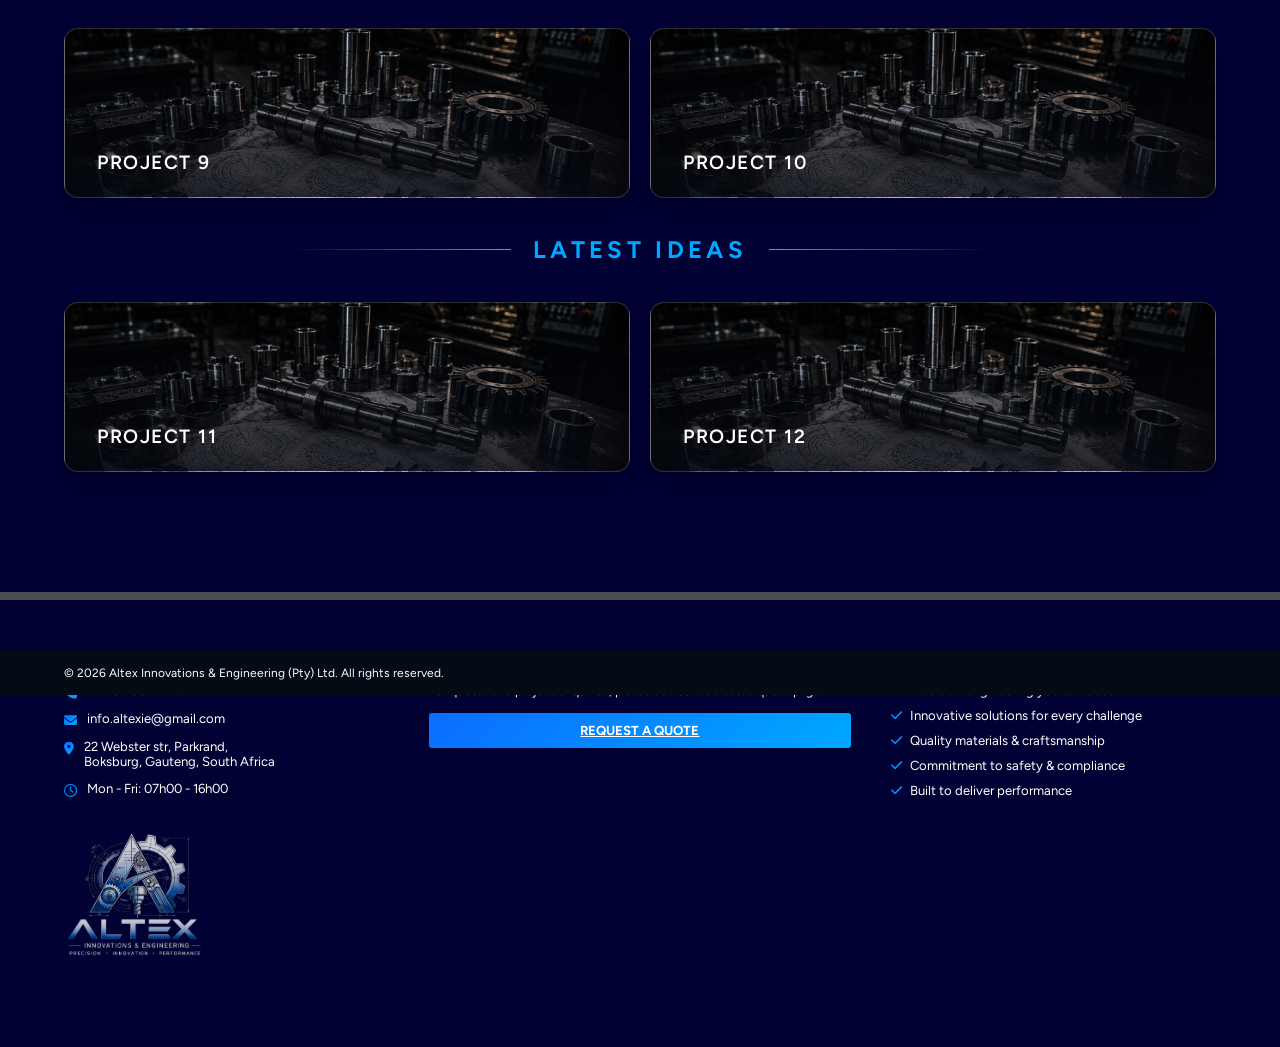
<file: Main Insider Pages/innovations.html>
<!DOCTYPE html>
<html lang="en">
<head>
    <meta charset="UTF-8">
    <meta name="viewport" content="width=device-width, initial-scale=1.0">
    <title>About Us - ALTEX Innovations & Engineering</title>
    <link rel="stylesheet" href="../style.css">
    <link rel="stylesheet" href="https://cdnjs.cloudflare.com/ajax/libs/font-awesome/6.4.0/css/all.min.css">
</head>
<body class="innovations-page">

    <!-- Shared Navigation -->
    <header>
        <div class="navbar container">
            <nav id="main-nav">
                <div class="nav-links">
                    <a href="../index.html">HOME</a>
                    <a href="about.html" >ABOUT US</a>
                    <a href="innovations.html" class="nav-link active">INNOVATIONS</a>
                    <a href="engineering.html">ENGINEERING</a>
                       <a href="design.html">DESIGN</a>
                    <a href="quote.html" class="btn-primary quote-btn">REQUEST A QUOTE</a>
                </div>
                
            </nav>
        </div>
    </header>

    <!-- Page Specific Content -->
    <div class="page-body-wrap">
      <section class="insider-hero">
        <img src="../Images/Admin Images/Innovations%20Hero.png" alt="" class="insider-hero-blend-image" aria-hidden="true">
        <div class="container insider-hero-inner">
          <img src="../Altex logo - Dark.png" alt="ALTEX Logo" class="insider-hero-logo">
          <div>
            <h1 class="page-title">INNOVATIONS</h1>
            <p class="lead-text">Innovation shaped by experience and driven by purpose.</p>
          </div>
        </div>
      </section>
      <main class="container page-content">
        <div class="content-block">
            <p>Our Innovations gallery showcases original designs shaped by real-world experience, 
              practical challenges and better ideas. Some were developed to solve a specific problem, 
              while others grew from everyday situations where we simply saw a better way of doing things.
              Each design reflects practical thinking, continuous improvement and a hands-on approach to innovation. 
              Explore our featured innovations below, or use them as inspiration for a solution tailored to your own needs.</p>
            <div class="innovation-gallery">
                <div class="project-row">
                    <h3 class="project-row-header">FIREPLACES</h3>
                    <div class="project-buttons project-buttons-two">
                        <a href="../Innovations/Project1_Altex FirePeak Range/project1_fireplace.html" class="btn-grey" style="--project-bg: url('Images/Website images/Project 1 - FirePeak Range/FirePeak Button Hero.png');">FirePeak Range</a>
                        <a href="#" class="btn-grey" style="--project-bg: url('Images/Admin Images/Innovations Hero.png');">PROJECT 2</a>
                    </div>
                </div>

                <div class="project-row">
                    <h3 class="project-row-header">Additional Concepts</h3>
                    <div class="project-buttons project-buttons-two">
                        <a href="#" class="btn-grey" style="--project-bg: url('Images/Admin Images/Innovations Hero.png');">PROJECT 3</a>
                        <a href="#" class="btn-grey" style="--project-bg: url('Images/Admin Images/Innovations Hero.png');">PROJECT 4</a>
                    </div>
                </div>

                <div class="project-row">
                    <h3 class="project-row-header">More Innovations</h3>
                    <div class="project-buttons project-buttons-two">
                        <a href="#" class="btn-grey" style="--project-bg: url('Images/Admin Images/Innovations Hero.png');">PROJECT 5</a>
                        <a href="#" class="btn-grey" style="--project-bg: url('Images/Admin Images/Innovations Hero.png');">PROJECT 6</a>
                    </div>
                </div>

                <div class="project-row">
                    <h3 class="project-row-header">Future Developments</h3>
                    <div class="project-buttons project-buttons-two">
                        <a href="#" class="btn-grey" style="--project-bg: url('Images/Admin Images/Innovations Hero.png');">PROJECT 7</a>
                        <a href="#" class="btn-grey" style="--project-bg: url('Images/Admin Images/Innovations Hero.png');">PROJECT 8</a>
                    </div>
                </div>

                <div class="project-row">
                    <h3 class="project-row-header">Ongoing Projects</h3>
                    <div class="project-buttons project-buttons-two">
                        <a href="#" class="btn-grey" style="--project-bg: url('Images/Admin Images/Innovations Hero.png');">PROJECT 9</a>
                        <a href="#" class="btn-grey" style="--project-bg: url('Images/Admin Images/Innovations Hero.png');">PROJECT 10</a>
                    </div>
                </div>

                <div class="project-row">
                    <h3 class="project-row-header">Latest Ideas</h3>
                    <div class="project-buttons project-buttons-two">
                        <a href="#" class="btn-grey" style="--project-bg: url('Images/Admin Images/Innovations Hero.png');">PROJECT 11</a>
                        <a href="#" class="btn-grey" style="--project-bg: url('Images/Admin Images/Innovations Hero.png');">PROJECT 12</a>
                    </div>
                </div>
            </div>
        </div>
    </main>
    </div>

    <!-- Footer -->
  <footer class="site-footer">
    <div class="container footer-grid">
      
      <!-- Col 1: Get In Touch -->
      <div class="footer-col">
        <h3>GET IN TOUCH</h3>
        <ul class="contact-info">
          <li><i class="fa-solid fa-phone"></i> +27 82 884 1145</li>
          <li><i class="fa-solid fa-envelope"></i> info.altexie@gmail.com</li>
          <li><i class="fa-solid fa-location-dot"></i> 22 Webster str, Parkrand,<br> Boksburg, Gauteng, South Africa</li>
          <li><i class="fa-regular fa-clock"></i> Mon - Fri: 07h00 - 16h00</li>
        </ul>
        <img src="../Altex logo - Dark.png" alt="ALTEX Logo" class="footer-logo">
      </div>

      <!-- Col 2: Contact Action -->
      <div class="footer-col">
        <h3>CONTACT US</h3>
        <p class="form-subtext">For quotes and project enquiries, please use our dedicated quote page.</p>
        <a href="quote.html" class="btn-primary btn-full">REQUEST A QUOTE</a>
      </div>

      <!-- Col 3: Why Choose Us -->
      <div class="footer-col">
        <h3>WHY CHOOSE ALTEX?</h3>
        <ul class="benefits-list">
          <li><i class="fa-solid fa-check"></i> Precision engineering you can trust</li>
          <li><i class="fa-solid fa-check"></i> Innovative solutions for every challenge</li>
          <li><i class="fa-solid fa-check"></i> Quality materials & craftsmanship</li>
          <li><i class="fa-solid fa-check"></i> Commitment to safety & compliance</li>
          <li><i class="fa-solid fa-check"></i> Built to deliver performance</li>
        </ul>
      </div>

    </div>

    <div class="footer-bottom">
      <div class="container bottom-flex">
        <p>&copy; 2026 Altex Innovations &amp; Engineering (Pty) Ltd. All rights reserved.</p>
      </div>
    </div>
  </footer>

</body>
</html>
</file>
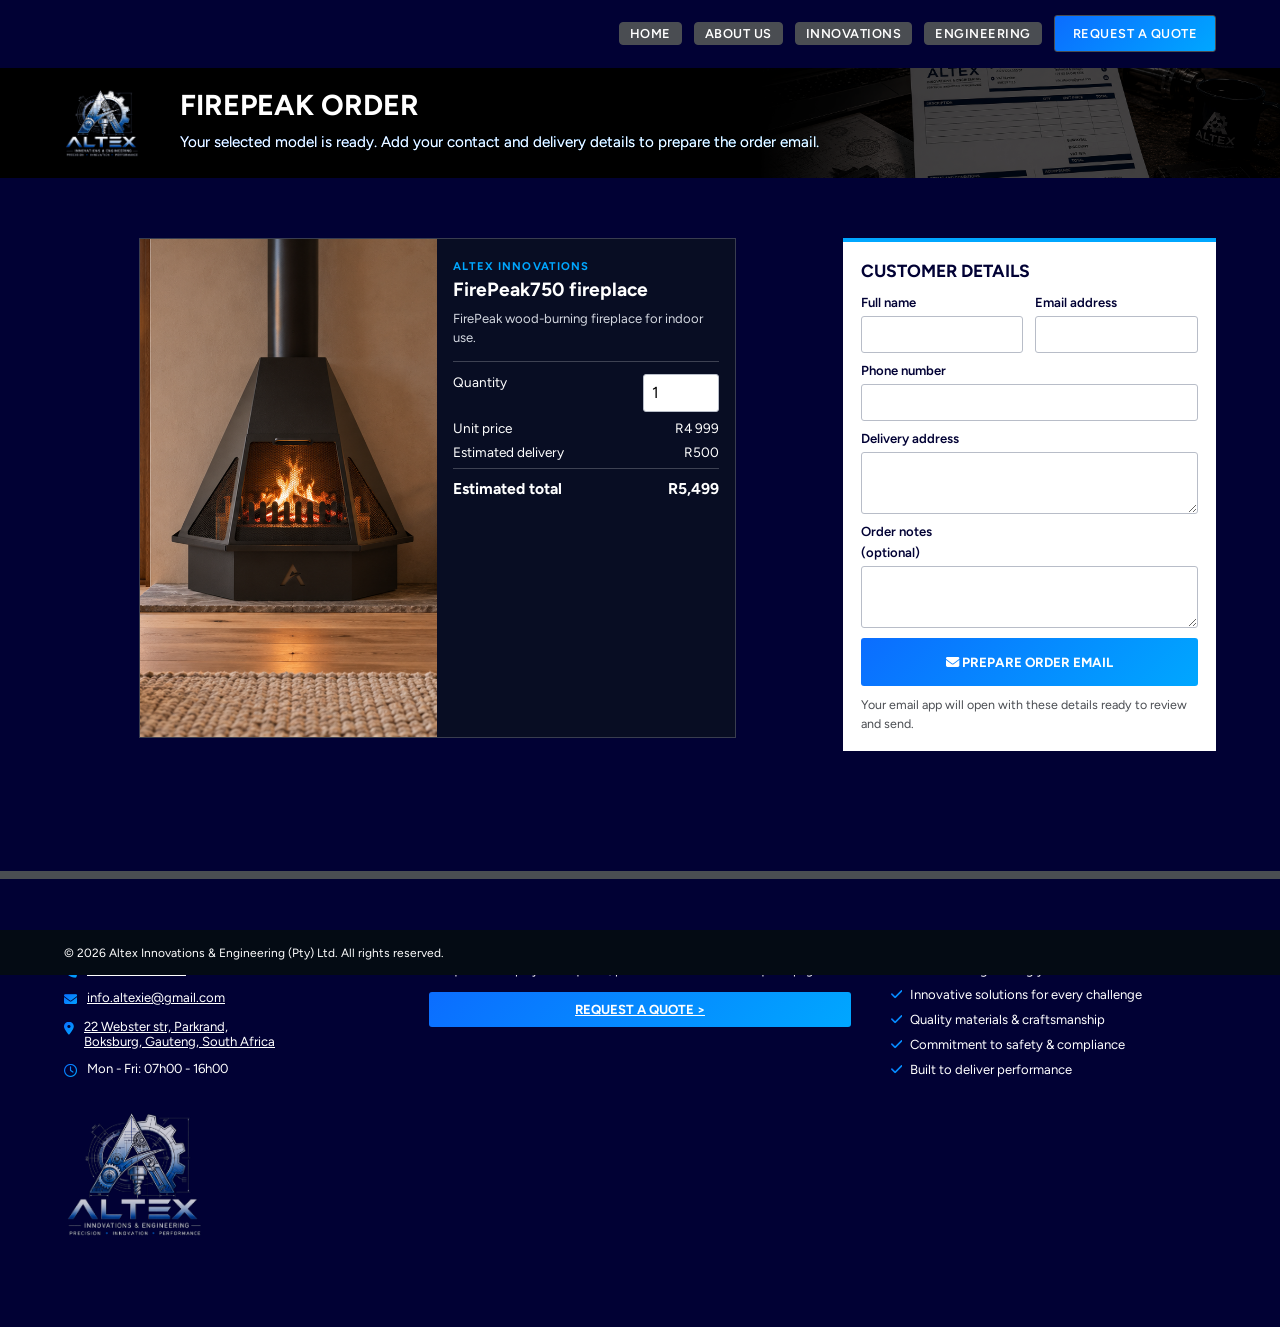
<file: Main Insider Pages/order.html>
<!DOCTYPE html>
<html lang="en">
<head>
  <meta charset="UTF-8">
  <meta name="viewport" content="width=device-width, initial-scale=1.0">
  <title>Order FirePeak - ALTEX</title>
  <link rel="stylesheet" href="../style.css?v=20261001-mobile4">
  <link rel="stylesheet" href="https://cdnjs.cloudflare.com/ajax/libs/font-awesome/6.4.0/css/all.min.css">
</head>
<body>
  <header>
    <div class="navbar container">
      <nav id="main-nav" aria-label="Main navigation">
        <button class="menu-toggle" type="button" aria-expanded="false" aria-controls="navigation-links" aria-label="Open menu"><span aria-hidden="true">☰</span> MENU</button>
        <div class="nav-links" id="navigation-links">
          <a href="../index.html">HOME</a>
          <a href="about.html">ABOUT US</a>
          <div class="nav-products">
            <button class="nav-products-toggle" type="button" aria-expanded="false" aria-controls="innovations-products" aria-label="Toggle innovation products">INNOVATIONS</button>
            <div class="nav-products-menu" id="innovations-products" aria-label="Innovation products">
              <a href="../Innovations/innovations.html">All Innovations</a>
              <a href="../Innovations/Project1_Altex FirePeak Range/project1_firepeak.html">FirePeak Range</a>
              <a href="../Innovations/project1_firepost.html">FirePost Range</a>
              <a href="../Innovations/project1_firestack.html">FireStack Range</a>
            </div>
          </div>
          <a href="engineering.html">ENGINEERING</a>
          <a href="quote.html" class="btn-primary quote-btn">REQUEST A QUOTE</a>
        </div>
      </nav>
    </div>
  </header>

  <div class="page-body-wrap">
    <section class="insider-hero order-hero">
      <img src="../Images/Admin Images/Quote Hero.png" alt="" class="insider-hero-blend-image quote-hero-image" aria-hidden="true">
      <div class="container insider-hero-inner">
        <img src="../Altex logo - Dark.png" alt="ALTEX Logo" class="insider-hero-logo">
        <div>
          <h1 class="page-title">FIREPEAK ORDER</h1>
          <p class="lead-text">Your selected model is ready. Add your contact and delivery details to prepare the order email.</p>
        </div>
      </div>
    </section>

    <main class="container page-content order-page-content">
      <div class="order-layout">
        <section class="order-form-panel" aria-labelledby="customer-details-heading">
          <h2 id="customer-details-heading">CUSTOMER DETAILS</h2>
          <form class="order-form" id="order-form">
            <div class="order-form-row">
              <label for="customer-name">Full name
                <input id="customer-name" name="name" type="text" autocomplete="name" required>
              </label>
              <label for="customer-email">Email address
                <input id="customer-email" name="email" type="email" autocomplete="email" required>
              </label>
            </div>

            <label for="customer-phone">Phone number
              <input id="customer-phone" name="phone" type="tel" autocomplete="tel">
            </label>

            <label for="delivery-address">Delivery address
              <textarea id="delivery-address" name="delivery_address" autocomplete="street-address" required></textarea>
            </label>

            <label for="order-notes">Order notes <span>(optional)</span>
              <textarea id="order-notes" name="notes"></textarea>
            </label>

            <button type="submit" class="btn-primary btn-full"><i class="fa-solid fa-envelope"></i> PREPARE ORDER EMAIL</button>
            <p class="order-email-note">Your email app will open with these details ready to review and send.</p>
          </form>
        </section>

        <aside class="order-summary" aria-labelledby="order-summary-heading">
          <img class="order-summary-image" id="order-image" src="../Innovations/FirePeak/FirePeak750/Real-life FP750.png" alt="FirePeak fireplace">
          <div class="order-summary-content">
            <span class="order-summary-eyebrow">ALTEX INNOVATIONS</span>
            <h2 id="order-summary-heading">FirePeak750 fireplace</h2>
            <p class="order-summary-details" id="order-details"></p>
            <div class="order-summary-lines">
              <div class="order-summary-line">
                <label for="order-quantity">Quantity</label>
                <input id="order-quantity" name="quantity" type="number" min="1" step="1" value="1" form="order-form" aria-label="Order quantity">
              </div>
              <div class="order-summary-line">
                <span>Unit price</span>
                <span id="unit-price">R4 999</span>
              </div>
              <div class="order-summary-line">
                <span>Estimated delivery</span>
                <span id="delivery-cost">R500</span>
              </div>
              <div class="order-summary-line order-summary-total">
                <span>Estimated total</span>
                <span id="order-total" aria-live="polite">R5 499</span>
              </div>
            </div>
          </div>
        </aside>
      </div>
    </main>
  </div>

  <footer class="site-footer">
    <div class="container footer-grid">
      <div class="footer-col">
        <h3>GET IN TOUCH</h3>
        <ul class="contact-info">
          <li><i class="fa-solid fa-phone"></i> <a href="tel:+27820965435">+27 82 096 5435</a></li>
          <li><i class="fa-solid fa-envelope"></i> <a href="mailto:info.altexie@gmail.com">info.altexie@gmail.com</a></li>
          <li><i class="fa-solid fa-location-dot"></i> <a href="https://www.google.com/maps/search/?api=1&amp;query=22+Webster+Street%2C+Parkrand%2C+Boksburg%2C+Gauteng%2C+South+Africa" target="_blank" rel="noopener noreferrer">22 Webster str, Parkrand,<br> Boksburg, Gauteng, South Africa</a></li>
          <li><i class="fa-regular fa-clock"></i> Mon - Fri: 07h00 - 16h00</li>
        </ul>
        <img src="../Altex logo - Dark.png" alt="ALTEX Logo" class="footer-logo">
      </div>
      <div class="footer-col">
        <h3>CONTACT US</h3>
        <p class="form-subtext">For quotes and project enquiries, please use our dedicated quote page.</p>
        <a href="quote.html" class="btn-primary btn-full">REQUEST A QUOTE &gt;</a>
      </div>
      <div class="footer-col">
        <h3>WHY CHOOSE ALTEX?</h3>
        <ul class="benefits-list">
          <li><i class="fa-solid fa-check"></i> Precision engineering you can trust</li>
          <li><i class="fa-solid fa-check"></i> Innovative solutions for every challenge</li>
          <li><i class="fa-solid fa-check"></i> Quality materials &amp; craftsmanship</li>
          <li><i class="fa-solid fa-check"></i> Commitment to safety &amp; compliance</li>
          <li><i class="fa-solid fa-check"></i> Built to deliver performance</li>
        </ul>
      </div>
    </div>
    <div class="footer-bottom">
      <div class="container bottom-flex">
        <p>&copy; 2026 Altex Innovations &amp; Engineering (Pty) Ltd. All rights reserved.</p>
      </div>
    </div>
  </footer>

  <script>
    const orderParams = new URLSearchParams(window.location.search);
    const productTitle = orderParams.get('project_title') || 'FirePeak750 fireplace';
    const productDetails = orderParams.get('details') || 'FirePeak wood-burning fireplace for indoor use.';
    const unitPriceLabel = orderParams.get('budget') || 'R4 999';
    const unitPrice = Number(unitPriceLabel.replace(/[^\d.]/g, '')) || 0;
    const hasKnownPrice = unitPrice > 0;
    const deliveryCost = 500;
    const orderQuantity = document.getElementById('order-quantity');
    const orderForm = document.getElementById('order-form');
    const priceFormatter = new Intl.NumberFormat('en-ZA', { maximumFractionDigits: 0 });
    const productModel = productTitle.match(/fire(peak|post|stack)\s*(750|1000)/i);
    const productFamily = productModel?.[1].toLowerCase() || 'peak';
    const productSize = productModel?.[2] || '750';
    const productImages = {
      peak: {
        '750': '../Innovations/FirePeak/FirePeak750/Real-life FP750.png',
        '1000': '../Innovations/FirePeak/FirePeak1000/Real-life FP1000.png'
      },
      post: {
        '750': '../Innovations/FirePost/FirePost750/RL FirePost750.png',
        '1000': '../Innovations/FirePost/FirePost1000/RL FirePost1000.png'
      },
      stack: {
        '750': '../Innovations/FireStack/FireStack750/RL FireStack750.png',
        '1000': '../Innovations/FireStack/FireStack Range Hero.png'
      }
    };
    const modelImage = productImages[productFamily][productSize];

    document.title = `Order ${productTitle} - ALTEX`;
    document.getElementById('order-summary-heading').textContent = productTitle;
    document.getElementById('order-details').textContent = productDetails;
    document.getElementById('unit-price').textContent = unitPriceLabel;
    document.getElementById('order-image').src = modelImage;
    document.getElementById('order-image').alt = `${productTitle} fireplace`;
    orderQuantity.value = Math.max(1, Number.parseInt(orderParams.get('quantity'), 10) || 1);

    function updateOrderTotal() {
      const quantity = Math.max(1, Number.parseInt(orderQuantity.value, 10) || 1);
      orderQuantity.value = quantity;
      document.getElementById('order-total').textContent = hasKnownPrice
        ? `R${priceFormatter.format(unitPrice * quantity + deliveryCost)}`
        : 'Price on request';
    }

    orderQuantity.addEventListener('input', updateOrderTotal);
    updateOrderTotal();

    orderForm.addEventListener('submit', (event) => {
      event.preventDefault();
      updateOrderTotal();

      const formData = new FormData(orderForm);
      const quantity = Number.parseInt(orderQuantity.value, 10);
      const subject = `ALTEX Order Request - ${productTitle}`;
      const body = [
        'FirePeak Order Request',
        '',
        `Product: ${productTitle}`,
        `Quantity: ${quantity}`,
        `Unit price: ${unitPriceLabel}`,
        `Estimated delivery: R${priceFormatter.format(deliveryCost)}`,
        `Estimated total: ${hasKnownPrice ? `R${priceFormatter.format(unitPrice * quantity + deliveryCost)}` : 'Price on request (plus estimated delivery)'}`,
        `Product details: ${productDetails}`,
        '',
        `Name: ${formData.get('name')}`,
        `Email: ${formData.get('email')}`,
        `Phone: ${formData.get('phone') || 'Not provided'}`,
        `Delivery address: ${formData.get('delivery_address')}`,
        `Order notes: ${formData.get('notes') || 'None'}`
      ].join('\n');

      window.location.href = `mailto:info.altexie@gmail.com?subject=${encodeURIComponent(subject)}&body=${encodeURIComponent(body)}`;
    });
  </script>
  <script src="../script.js?v=20261001-mobile4"></script>
</body>
</html>
</file>
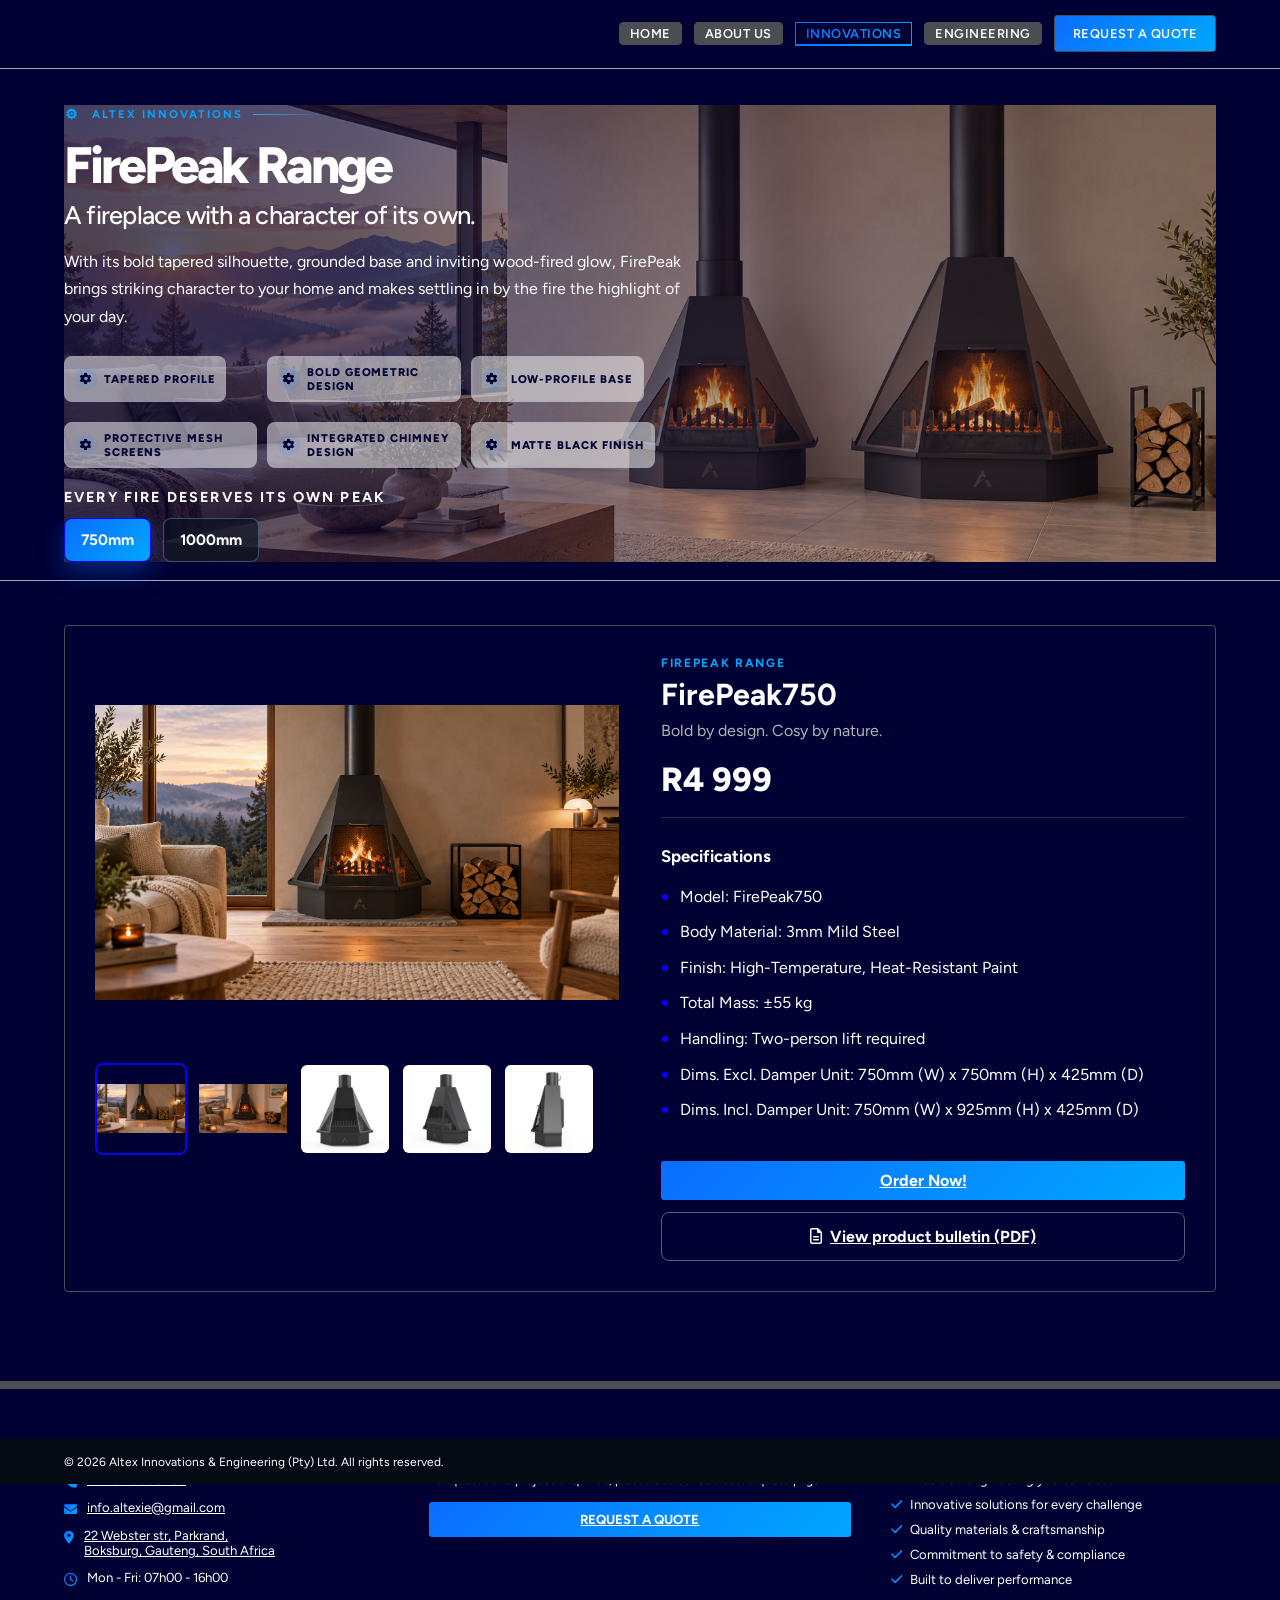
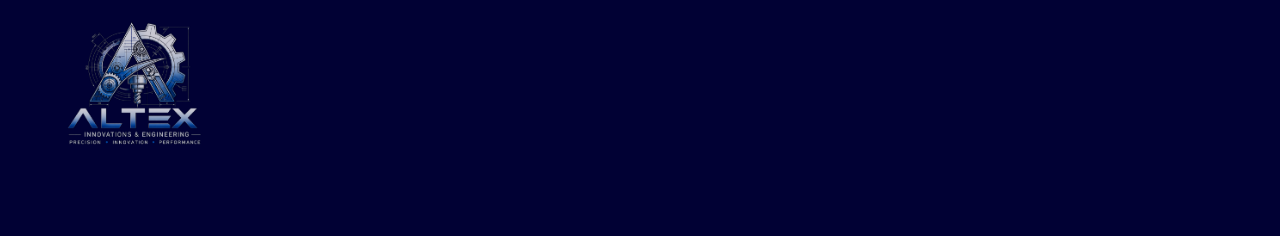
<file: Innovations/Project1_Altex FirePeak Range/project1_firepeak.html>
<!DOCTYPE html>
<html lang="en">
<head>
    <meta charset="UTF-8">
    <meta name="viewport" content="width=device-width, initial-scale=1.0">
    <title>About Us - ALTEX Innovations & Engineering</title>
    <link rel="stylesheet" href="../../style.css?v=20261001-mobile4">
    <link rel="stylesheet" href="https://cdnjs.cloudflare.com/ajax/libs/font-awesome/6.4.0/css/all.min.css">
    <style>
      /* Keep the mobile image and content in one continuous hero. */
      @media (max-width: 768px) {
        .project-intro-block {
          position: relative;
          isolation: isolate;
          overflow: hidden;
          padding: 28px 0;
        }

        .project-intro-block::before {
          content: "";
          position: absolute;
          inset: 0;
          z-index: -1;
          background:
            linear-gradient(90deg, rgba(1, 1, 52, 0.92), rgba(1, 1, 52, 0.55) 65%, rgba(1, 1, 52, 0.3)),
            linear-gradient(0deg, var(--colour-navy), transparent 30%),
            url('../FirePeak/FirePeak Range Hero.png') right center / cover no-repeat;
        }

        .project-intro-block .firepeak-hero {
          display: block;
          padding: 0;
        }

        .firepeak-hero::before {
          content: none;
        }

        .firepeak-hero-copy {
          gap: 0;
        }

        .project-intro-block .page-title {
          font-size: clamp(2rem, 9vw, 3rem);
          margin-bottom: 12px;
        }

        .hero-subheading {
          max-width: 24ch;
          font-size: 1.1rem;
          line-height: 1.35;
        }

        .hero-description {
          max-width: 34ch;
          margin-bottom: 18px;
        }

        .hero-feature-list {
          align-items: stretch;
          gap: 6px;
        }

        .hero-feature-list li {
          flex-direction: column;
          flex-wrap: nowrap;
          align-items: flex-start;
          padding: 8px;
          gap: 5px;
          min-width: 0;
          color: var(--colour-white);
          background: rgba(1, 1, 52, 0.72);
          border-color: rgba(255, 255, 255, 0.3);
          font-size: 0.6rem;
          line-height: 1.35;
        }

        .hero-feature-list .feature-icon {
          color: #00a7ff;
          width: 18px;
          height: 18px;
        }

        .hero-size-picker {
          margin-top: 10px;
        }

        .hero-size-picker h3 {
          line-height: 1.5;
          letter-spacing: 0.1em;
          margin: 0 0 10px;
        }

        .size-option {
          min-height: 44px;
        }
      }
    </style>
</head>
<body>
        <!-- Shared Navigation -->
    <header>
        <div class="navbar container">
            <nav id="main-nav" aria-label="Main navigation">
          <button class="menu-toggle" type="button" aria-expanded="false" aria-controls="navigation-links" aria-label="Open menu"><span aria-hidden="true">☰</span> MENU</button>
                <div class="nav-links" id="navigation-links">
                    <a href="../../index.html">HOME</a>
                    <a href="../../Main Insider Pages/about.html">ABOUT US</a>
                    <div class="nav-products">
                      <button class="nav-products-toggle active" type="button" aria-expanded="false" aria-controls="innovations-products" aria-label="Toggle innovation products">INNOVATIONS</button>
                      <div class="nav-products-menu" id="innovations-products" aria-label="Innovation products">
                        <a href="../innovations.html">All Innovations</a>
                        <a href="project1_firepeak.html">FirePeak Range</a>
                        <a href="../project1_firepost.html">FirePost Range</a>
                        <a href="../project1_firestack.html">FireStack Range</a>
                      </div>
                    </div>
                    <a href="../../Main Insider Pages/engineering.html">ENGINEERING</a>
                  <a href="../../Main Insider Pages/quote.html" class="btn-primary quote-btn">REQUEST A QUOTE</a>
                </div>
                
            </nav>
        </div>
        
    </header>
     <!-- Page Specific Content -->
    <div class="page-body-wrap">
      <section class="project-intro-block">
        <div class="container firepeak-hero">
          <div class="firepeak-hero-copy">
            <div class="hero-eyebrow">
              <span class="eyebrow-icon">&#9881;</span>
              <span>ALTEX INNOVATIONS</span>
              <span class="eyebrow-line" aria-hidden="true"></span>
            </div>

            <h1 class="page-title">FirePeak Range</h1>
            <h2 class="hero-subheading">A fireplace with a character of its own.</h2>

            <div class="hero-description">
              <p>With its bold tapered silhouette, grounded base and inviting wood-fired glow, 
                FirePeak brings striking character to your home and makes settling in by the fire the highlight of your day.</p>
            </div>

            <ul class="hero-feature-list" aria-label="FirePeak features">
              <li>
                <span class="feature-icon"><i class="fa-solid fa-gear"></i></span>
                <span>TAPERED PROFILE</span>
              </li>
              <li>
                <span class="feature-icon"><i class="fa-solid fa-gear"></i></span>
                <span>BOLD GEOMETRIC DESIGN</span>
              </li>
              <li>
                <span class="feature-icon"><i class="fa-solid fa-gear"></i></span>
                <span>LOW-PROFILE BASE</span>
              </li>
            </ul>

            <ul class="hero-feature-list" aria-label="FirePeak features">
              <li>
                <span class="feature-icon"><i class="fa-solid fa-gear"></i></span>
                <span>PROTECTIVE MESH SCREENS</span>
              </li>
              <li>
                <span class="feature-icon"><i class="fa-solid fa-gear"></i></span>
                <span>INTEGRATED CHIMNEY DESIGN</span>
              </li>
              <li>
                <span class="feature-icon"><i class="fa-solid fa-gear"></i></span>
                <span>MATTE BLACK FINISH</span>
              </li>
            </ul>

            <div class="hero-size-picker">
                <h3>Every Fire Deserves Its Own Peak</h3>
              <div class="size-options" aria-label="FirePeak sizes">
                <button type="button" class="size-option is-active" data-size="750">750mm</button>
                <button type="button" class="size-option" data-size="1000">1000mm</button>
              </div>
            </div>
          </div>

          <div class="firepeak-hero-visual" aria-label="FirePeak fireplace hero image">
            <img src="../FirePeak/FirePeak Range Hero.png" alt="FirePeak fireplace" class="firepeak-hero-image">
          </div>
        </div>
      </section>

      <section class="product-dropdowns" aria-label="FirePeak models">
        <div class="container">
          <div class="product-block active" data-size="750">
            <div class="product-card">
              <div class="product-slider-column">
                <div class="project-slider" data-slider>
                  <div class="slider-track">
                    <button class="slider-slide is-active" type="button" aria-label="Show FirePeak750 image 1"><img src="../FirePeak/FirePeak750/Real-life FP750.png" alt="FirePeak750 real-life installation" class="about-right-image real-life-view"></button>
                    <button class="slider-slide" type="button" aria-label="Show FirePeak750 image 2"><img src="../FirePeak/FirePeak750/RL Corner FirePeak750.png" alt="FirePeak750 real-life corner installation" class="about-right-image real-life-view"></button>
                    <button class="slider-slide" type="button" aria-label="Show FirePeak750 image 3"><img src="../FirePeak/FirePeak750/FirePeak750 - Front View.jpg" alt="FirePeak750 front view" class="about-right-image"></button>
                    <button class="slider-slide" type="button" aria-label="Show FirePeak750 image 4"><img src="../FirePeak/FirePeak750/FirePeak750 - Angled View.jpg" alt="FirePeak750 angled view" class="about-right-image"></button>
                    <button class="slider-slide" type="button" aria-label="Show FirePeak750 image 5"><img src="../FirePeak/FirePeak750/FirePeak750 - Side View.jpg" alt="FirePeak750 side view" class="about-right-image"></button>
                  </div>
                  <div class="slider-thumbs" role="tablist" aria-label="FirePeak750 images">
                    <button class="slider-thumb is-active" type="button" role="tab" aria-label="Show FirePeak750 image 1" aria-selected="true"><img src="../FirePeak/FirePeak750/Real-life FP750.png" alt=""></button>
                    <button class="slider-thumb" type="button" role="tab" aria-label="Show FirePeak750 image 2" aria-selected="false"><img src="../FirePeak/FirePeak750/RL Corner FirePeak750.png" alt=""></button>
                    <button class="slider-thumb" type="button" role="tab" aria-label="Show FirePeak750 image 3" aria-selected="false"><img src="../FirePeak/FirePeak750/FirePeak750 - Front View.jpg" alt=""></button>
                    <button class="slider-thumb" type="button" role="tab" aria-label="Show FirePeak750 image 4" aria-selected="false"><img src="../FirePeak/FirePeak750/FirePeak750 - Angled View.jpg" alt=""></button>
                    <button class="slider-thumb" type="button" role="tab" aria-label="Show FirePeak750 image 5" aria-selected="false"><img src="../FirePeak/FirePeak750/FirePeak750 - Side View.jpg" alt=""></button>
                  </div>
                </div>
              </div>
              <div class="product-details">
                <span class="product-eyebrow">FirePeak Range</span>
                <h2>FirePeak750</h2>
                  <p>Bold by design. Cosy by nature.</p>
                  <br>
                <p class="product-price">R4 999</p>
                <hr class="product-divider">
                <div class="product-info-grid">
                    <div class="product-info-column">
                      <h3 class="product-section-heading">Specifications</h3>
                      <ul class="services-list">
                        <li>Model:  FirePeak750</li>
                        <li>Body Material:  3mm Mild Steel</li>
                        <li>Finish:  High-Temperature, Heat-Resistant Paint</li>
                        <li>Total Mass:  ±55 kg</li>
                        <li>Handling: Two-person lift required</li>
                        <li>Dims. Excl. Damper Unit: 750mm (W) x 750mm (H) x 425mm (D)</li>
                        <li>Dims. Incl. Damper Unit: 750mm (W) x 925mm (H) x 425mm (D)</li>
                        
                      </ul>
                    </div>
                  </div>
                  <div class="product-cta-group">
                    <a href="../../Main Insider Pages/order.html?project_title=FirePeak750%20fireplace&amp;quantity=1&amp;budget=R4%20999&amp;details=FirePeak750%20fireplace%20with%20750mm%20width%2C%20750mm%20height%20excluding%20damper%2C%20925mm%20height%20including%20damper%2C%20425mm%20depth%2C%203mm%20steel%20construction%2C%20heat-resistant%20paint%20finish%2C%20approximately%2055kg%2C%20for%20indoor%20use." class="btn-primary product-cta-primary">Order Now!</a>
                    <a href="#" class="product-cta-outline"><i class="fa-regular fa-file-lines"></i> View product bulletin (PDF)</a>
                  </div>
              </div>
            </div>
          </div>

          <div class="product-block" data-size="1000">
            <div class="product-card">
              <div class="product-slider-column">
                <div class="project-slider" data-slider>
                  <div class="slider-track">
                    <button class="slider-slide is-active" type="button" aria-label="Show FirePeak1000 image 1"><img src="../FirePeak/FirePeak1000/Real-life FP1000.png" alt="FirePeak1000 real-life installation" class="about-right-image real-life-view"></button>
                    <button class="slider-slide" type="button" aria-label="Show FirePeak1000 image 2"><img src="../FirePeak/FirePeak1000/RL Corner FirePeak1000.png" alt="FirePeak1000 real-life corner installation" class="about-right-image real-life-view"></button>
                    <button class="slider-slide" type="button" aria-label="Show FirePeak1000 image 3"><img src="../FirePeak/FirePeak1000/FirePeak1000 - Front View.jpg" alt="FirePeak1000 front view" class="about-right-image"></button>
                    <button class="slider-slide" type="button" aria-label="Show FirePeak1000 image 4"><img src="../FirePeak/FirePeak1000/FirePeak1000 - Angled View.jpg" alt="FirePeak1000 angled view" class="about-right-image"></button>
                    <button class="slider-slide" type="button" aria-label="Show FirePeak1000 image 5"><img src="../FirePeak/FirePeak1000/FirePeak1000 - Side View.jpg" alt="FirePeak1000 side view" class="about-right-image"></button>
                  </div>
                  <div class="slider-thumbs" role="tablist" aria-label="FirePeak1000 images">
                    <button class="slider-thumb is-active" type="button" role="tab" aria-label="Show FirePeak1000 image 1" aria-selected="true"><img src="../FirePeak/FirePeak1000/Real-life FP1000.png" alt=""></button>
                    <button class="slider-thumb" type="button" role="tab" aria-label="Show FirePeak1000 image 2" aria-selected="false"><img src="../FirePeak/FirePeak1000/RL Corner FirePeak1000.png" alt=""></button>
                    <button class="slider-thumb" type="button" role="tab" aria-label="Show FirePeak1000 image 3" aria-selected="false"><img src="../FirePeak/FirePeak1000/FirePeak1000 - Front View.jpg" alt=""></button>
                    <button class="slider-thumb" type="button" role="tab" aria-label="Show FirePeak1000 image 4" aria-selected="false"><img src="../FirePeak/FirePeak1000/FirePeak1000 - Angled View.jpg" alt=""></button>
                    <button class="slider-thumb" type="button" role="tab" aria-label="Show FirePeak1000 image 5" aria-selected="false"><img src="../FirePeak/FirePeak1000/FirePeak1000 - Side View.jpg" alt=""></button>
                  </div>
                </div>
              </div>
              <div class="product-details">
                <span class="product-eyebrow">FirePeak Range</span>
                <h2>FirePeak1000</h2>
                  <p>A wider view of fire. A deeper sense of home.</p>
                <br>
                <p class="product-price">R5 999</p>
                <hr class="product-divider">
                <div class="product-info-grid">
                  <div class="product-info-column">
                    <h3 class="product-section-heading">Specifications</h3>
                    <ul class="services-list">
                        <li>Model:  FirePeak1000</li>
                        <li>Body Material:  3mm Mild Steel</li>
                        <li>Finish:  High-Temperature, Heat-Resistant Paint</li>
                        <li>Total Mass:  ±85 kg</li>
                        <li>Handling: Two-person lift required</li>
                        <li>Dims. Excl. Damper Unit: 1000mm (W) x 875mm (H) x 550mm (D)</li>
                        <li>Dims. Incl. Damper Unit: 1000mm (W) x 1125mm (H) x 550mm (D)</li>
                    </ul>
                  </div>
                </div>
                <div class="product-cta-group">
                  <a href="../../Main Insider Pages/order.html?project_title=FirePeak1000%20fireplace&amp;quantity=1&amp;budget=R5%20999&amp;details=FirePeak1000%20fireplace%20with%201000mm%20width%2C%20875mm%20height%20excluding%20damper%2C%201125mm%20height%20including%20damper%2C%20550mm%20depth%2C%203mm%20steel%20construction%2C%20heat-resistant%20paint%20finish%2C%20approximately%2085kg%2C%20for%20indoor%20use." class="btn-primary product-cta-primary">Order Now!</a>
                  <a href="#" class="product-cta-outline"><i class="fa-regular fa-file-lines"></i> View product bulletin (PDF) </a>
                </div>
              </div>
            </div>
          </div>

        </div>
      </section>
       
    </div>
        <!-- Footer -->
  <footer class="site-footer">
    <div class="container footer-grid">
      
      <!-- Col 1: Get In Touch -->
      <div class="footer-col">
        <h3>GET IN TOUCH</h3>
        <ul class="contact-info">
          <li><i class="fa-solid fa-phone"></i> <a href="tel:+27820965435">+27 82 096 5435</a></li>
          <li><i class="fa-solid fa-envelope"></i> <a href="mailto:info.altexie@gmail.com">info.altexie@gmail.com</a></li>
          <li><i class="fa-solid fa-location-dot"></i> <a href="https://www.google.com/maps/search/?api=1&amp;query=22+Webster+Street%2C+Parkrand%2C+Boksburg%2C+Gauteng%2C+South+Africa" target="_blank" rel="noopener noreferrer">22 Webster str, Parkrand,<br> Boksburg, Gauteng, South Africa</a></li>
          <li><i class="fa-regular fa-clock"></i> Mon - Fri: 07h00 - 16h00</li>
        </ul>
        <img src="../../Altex logo - Dark.png" alt="ALTEX Logo" class="footer-logo">
      </div>

      <!-- Col 2: Contact Action -->
      <div class="footer-col">
        <h3>CONTACT US</h3>
        <p class="form-subtext">For quotes and project enquiries, please use our dedicated quote page.</p>
        <a href="../../Main Insider Pages/quote.html" class="btn-primary btn-full">REQUEST A QUOTE</a>
      </div>

      <!-- Col 3: Why Choose Us -->
      <div class="footer-col">
        <h3>WHY CHOOSE ALTEX?</h3>
        <ul class="benefits-list">
          <li><i class="fa-solid fa-check"></i> Precision engineering you can trust</li>
          <li><i class="fa-solid fa-check"></i> Innovative solutions for every challenge</li>
          <li><i class="fa-solid fa-check"></i> Quality materials & craftsmanship</li>
          <li><i class="fa-solid fa-check"></i> Commitment to safety & compliance</li>
          <li><i class="fa-solid fa-check"></i> Built to deliver performance</li>
        </ul>
      </div>


    </div>

    <div class="footer-bottom">
      <div class="container bottom-flex">
        <p>&copy; 2026 Altex Innovations &amp; Engineering (Pty) Ltd. All rights reserved.</p>
      </div>
    </div>
  </footer>

  <script src="../../script.js?v=20261001-mobile4"></script>

</body>
</html>
</file>
<file: style.css>
/* ==========================================
   GLOBAL / BASE STYLES
   ========================================== */
@import url('https://fonts.googleapis.com/css2?family=Figtree:wght@400;500;600;700;800&display=swap');

/* ==========================================
   <!-- Website Colours -->
   ========================================== */
:root {
  /* Core brand colours */
  --colour-navy: #010134;
  --colour-accent-blue: #0800fa;

  /* Core neutral colours */
  --colour-white: #ffffff;
  --colour-black: #000000;
  --colour-dark-background: #040b14;
  --colour-surface-grey: #4a4d52;
  --colour-input-grey: #969696;
  --colour-text-grey: #b3b3b3;
  --colour-muted-grey: #7a889b;
}

* {
  margin: 0;
  padding: 0;
  box-sizing: border-box;
  font-family: 'Figtree', sans-serif;
}

body {
  background-color: var(--colour-navy);
  color: var(--colour-text-grey);
  min-height: 100vh;
  display: flex;
  flex-direction: column;
}

.container {
  width: 90%;
  max-width: 1500px;
  margin: 0px auto;
}

/* ==========================================
   SITE STRUCTURE / WRAPPERS
   ========================================== */
header {
  background: var(--colour-navy);
  position: sticky;
  top: 0;
  z-index: 100;
  border-bottom: 1px solid var(--colour-navy);
}

.page-body-wrap {
  padding: 0 0 60px;
  background-color: var(--colour-navy);
  border-bottom: 8px solid var(--colour-surface-grey);
  display: flex;
  flex-direction: column;
  flex: 1;
}

.insider-hero {
  position: relative;
  overflow: hidden;
  background-color: var(--colour-black);
  color: var(--colour-white);
  padding: 42px 0;
}

.insider-hero-blend-image {
  position: absolute;
  top: 50%;
  right: 4%;
  z-index: 0;
  width: min(48%, 720px);
  height: 150%;
  object-fit: cover;
  opacity: 0.55;
  mix-blend-mode: screen;
  transform: translateY(-50%);
  pointer-events: none;
}

.quote-hero-image {
  right: 0;
  width: min(44%, 520px);
  opacity: 0.55;
  mix-blend-mode: screen;
  filter: brightness(0.58) saturate(0.75) contrast(1.05);
  -webkit-mask-image: linear-gradient(to right, transparent 0%, var(--colour-black) 24%, var(--colour-black) 100%);
  mask-image: linear-gradient(to right, transparent 0%, var(--colour-black) 24%, var(--colour-black) 100%);
}

.insider-hero-inner {
  position: relative;
  z-index: 1;
  display: flex;
  justify-content: flex-start;
  align-items: center;
  gap: 40px;
  text-align: left;
}

.insider-hero-inner > div {
  width: 100%;
  max-width: 900px;
  margin: 0;
}

.insider-hero-logo {
  display: block;
  width: min(100%, 100px);
  height: auto;
  margin: 0;
  align-self: start;
  mix-blend-mode: lighten;
}

.insider-hero .page-title {
  margin-top: 0;
  color: var(--colour-white);
}

.insider-hero .lead-text {
  margin-bottom: 0;
  color: var(--colour-white);
}

.project-intro-block {
  background-color: var(--colour-navy);
  color: var(--colour-white);
  padding: 36px 0 18px;
  border-top: 1px solid rgba(255, 255, 255, 0.65);
  border-bottom: 1px solid rgba(255, 255, 255, 0.65);
}

.project-intro-block .container {
  display: block;
}

.project-intro-block .page-title {
  margin-top: 0;
  color: var(--colour-white);
  font-size: clamp(2.6rem, 4vw, 4.6rem);
  line-height: 0.96;
  letter-spacing: -0.06em;
  font-weight: 800;
}

.project-intro-block .lead-text {
  margin-bottom: 0;
  color: var(--colour-white);
}

.firepeak-hero {
  position: relative;
  display: grid;
  grid-template-columns: 1.05fr 0.95fr;
  align-items: center;
  gap: 28px;
  isolation: isolate;
}

.firepeak-hero::before {
  content: "";
  position: absolute;
  inset: 0;
  background:
    linear-gradient(90deg, rgba(1, 1, 52, 0.7) 0%, rgba(1, 1, 52, 0.6) 26%, rgba(1, 1, 52, 0.35) 52%, rgba(1, 1, 52, 0.1) 100%),
    url('Innovations/FirePeak/FirePeak Range Hero.png') center right / cover no-repeat;
  opacity: 1;
  mix-blend-mode: screen;
  z-index: -2;
  pointer-events: none;
}

.firepeak-hero-copy {
  color: var(--colour-white);
  position: relative;
  z-index: 1;
  display: flex;
  flex-direction: column;
  align-items: flex-start;
}

.hero-eyebrow {
  display: inline-flex;
  align-items: center;
  gap: 10px;
  color: #00a7ff;
  font-size: 0.7rem;
  font-weight: 700;
  letter-spacing: 0.18em;
  text-transform: uppercase;
  margin-bottom: 18px;
}

.eyebrow-icon {
  display: inline-flex;
  align-items: center;
  justify-content: center;
  width: 18px;
  height: 18px;
  color: #00a7ff;
  font-size: 0.9rem;
}

.eyebrow-line {
  display: inline-block;
  width: 72px;
  height: 1px;
  background: linear-gradient(90deg, rgba(49, 168, 255, 1), rgba(49, 168, 255, 0));
}

.hero-subheading {
  margin: 0 0 18px;
  color: var(--colour-white);
  font-size: clamp(1.25rem, 2vw, 2rem);
  font-weight: 500;
  letter-spacing: -0.03em;
}

.hero-description {
  max-width: 620px;
  margin-bottom: 26px;
  color: var(--colour-white);
  font-size: 1rem;
  line-height: 1.7;
}

.hero-description p {
  margin: 0;
}

.hero-description strong {
  display: block;
  color: var(--colour-white);
  font-weight: 700;
  margin-bottom: 6px;
}

.hero-feature-list {
  list-style: none;
  display: grid;
  grid-template-columns: repeat(3, minmax(0, 1fr));
  gap: 10px;
  width: 100%;
  max-width: 600px;
  margin: 0 0 20px;
  justify-items: start;
}

.hero-feature-list li {
  display: flex;
  align-items: center;
  justify-content: flex-start;
  gap: 7px;
  padding: 8px 10px;
  border: 1px solid rgba(140, 170, 210, 0.22);
  border-radius: 8px;
  background: rgba(255, 255, 255, 0.5);
  color: var(--colour-navy);
  font-size: 0.7rem;
  font-weight: 800;
  letter-spacing: 0.08em;
  text-transform: uppercase;
}

.feature-icon {
  display: inline-flex;
  align-items: center;
  justify-content: center;
  width: 22px;
  height: 22px;
  border-radius: 50%;
  background: rgba(31, 143, 255, 0.12);
  color: var(--colour-navy);
  font-size: 0.75rem;
  flex-shrink: 0;
}

.hero-size-picker {
  width: 100%;
  max-width: 600px;
  margin: 0;
}

.hero-size-picker h3 {
  margin: 0 0 12px;
  color: var(--colour-white);
  font-size: 0.9rem;
  font-weight: 700;
  letter-spacing: 0.15em;
  text-transform: uppercase;
  text-align: left;
}

.size-options {
  display: flex;
  justify-content: flex-start;
  gap: 12px;
  flex-wrap: wrap;
}

.size-option {
  min-width: 84px;
  padding: 12px 16px;
  border: 1px solid rgba(128, 167, 214, 0.4);
  border-radius: 8px;
  background: rgba(12, 18, 35, 0.72);
  color: var(--colour-white);
  font-size: 0.95rem;
  font-weight: 700;
  cursor: pointer;
  transition: all 0.2s ease;
}

.size-option.is-active {
  background: linear-gradient(135deg, #0b6dff, #00a7ff);
  border-color: var(--colour-accent-blue);
  color: var(--colour-white);
  box-shadow: 0 10px 24px rgba(11, 109, 255, 0.35);
}

.firepeak-hero-visual {
  display: none;
}

.firepeak-hero-image {
  display: none;
}

@media (max-width: 900px) {
  .firepeak-hero {
    grid-template-columns: 1fr;
  }

  .hero-feature-list {
    grid-template-columns: 1fr;
  }

  .firepeak-hero-visual {
    min-height: 360px;
  }
}

.product-dropdowns {
  padding: 44px 0 4px;
  background-color: var(--colour-navy);
}

.product-dropdown {
  margin-bottom: 25px;
  border: 0.5px solid var(--colour-surface-grey);
  border-radius: 4px;
  background-color: var(--colour-navy);
  overflow: hidden;
  display: none;
}

.product-dropdown.active {
  display: block;
}

.product-block {
  margin-bottom: 25px;
  border: 0.5px solid var(--colour-surface-grey);
  border-radius: 4px;
  background-color: var(--colour-navy);
  overflow: hidden;
  display: none;
}

.product-block.active {
  display: block;
}

.product-block-header {
  display: flex;
  align-items: center;
  gap: 8px;
  padding: 12px 18px;
  min-height: 48px;
  background-color: var(--colour-surface-grey);
  color: var(--colour-white);
  cursor: pointer;
  font-size: 1.2rem;
  font-weight: 600;
  letter-spacing: 1.5px;
}

.product-block-header::before {
  content: '\2699';
  display: inline-block;
  background: linear-gradient(135deg, #0b6dff, #00a7ff);
  -webkit-background-clip: text;
  background-clip: text;
  color: transparent;
  font-size: 1.7rem;
  line-height: 1;
  animation: spin 8s linear infinite;
}

.product-dropdown summary {
  display: flex;
  align-items: center;
  gap: 8px;
  padding: 12px 18px;
  min-height: 48px;
  background-color: var(--colour-surface-grey);
  color: var(--colour-white);
  cursor: pointer;
  font-size: 1.2rem;
  font-weight: 600;
  letter-spacing: 1.5px;
}

.product-dropdown summary::before {
  content: '\2699';
  display: inline-block;
  color: var(--colour-accent-blue);
  font-size: 1.7rem;
  line-height: 1;
  animation: spin 8s linear infinite;
}

.product-dropdown summary::-webkit-details-marker {
  display: none;
}

.product-dropdown-content,
.product-card {
  display: grid;
  grid-template-columns: minmax(280px, 1fr) minmax(0, 1fr);
  gap: 42px;
  align-items: start;
  padding: 30px;
}

.product-slider-column {
  min-width: 0;
}

.product-slider-column .project-slider {
  max-width: none;
  margin: 0 auto;
}

.product-details {
  display: grid;
  grid-template-columns: 1fr;
  gap: 0;
  align-items: start;
}

.product-details h2,
.product-details .product-price {
  grid-column: 1 / -1;
}

.product-eyebrow {
  grid-column: 1 / -1;
  color: #00a7ff;
  font-size: 0.75rem;
  font-weight: 700;
  letter-spacing: 0.14em;
  text-transform: uppercase;
  margin-bottom: 6px;
}

.product-details h2 {
  margin: 0 0 8px;
  color: var(--colour-white);
  font-size: 1.9rem;
}

.product-subtitle {
  grid-column: 1 / -1;
  margin: 0 0 18px;
  color: rgba(255, 255, 255, 0.65);
  font-size: 1rem;
}

.product-details .product-price {
  margin: 0 0 18px;
  font-size: 2.1rem;
  font-weight: 800;
  color: var(--colour-white);
}

.product-divider {
  grid-column: 1 / -1;
  width: 100%;
  border: 0;
  border-top: 1px solid rgba(255, 255, 255, 0.15);
  margin: 0 0 22px;
}

.product-info-grid {
  display: grid;
  grid-template-columns: repeat(2, minmax(0, 1fr));
  gap: 24px;
  align-items: start;
  width: 100%;
}

.product-info-column {
  grid-column: 1 / -1;
  display: flex;
  flex-direction: column;
  align-items: stretch;
  min-width: 0;
  width: 100%;
  padding-bottom: 30px;
}


.product-details .product-section-heading {
  display: flex;
  align-items: center;
  gap: 8px;
  margin: 0 0 10px;
  color: var(--colour-white);
  font-size: 1.05rem;
  font-weight: 700;
  min-height: 32px;
}

.product-details .services-list {
  margin: 0;
  padding-left: 1.2rem;
  display: flex;
  flex-direction: column;
  gap: 8px;
}

.product-details .services-list li {
  margin: 0;
}

.product-cta-group {
  grid-column: 1 / -1;
  display: flex;
  flex-direction: column;
  gap: 12px;
  margin-top: 8px;
}

.product-cta-primary {
  display: flex;
  align-items: center;
  justify-content: center;
  gap: 8px;
  width: 100%;
  padding: 14px 18px;
  border-radius: 8px;
  font-weight: 700;
  font-size: 1rem;
  text-align: center;
}

.product-cta-outline {
  display: flex;
  align-items: center;
  justify-content: center;
  gap: 8px;
  width: 100%;
  padding: 14px 18px;
  border: 1px solid rgba(255, 255, 255, 0.35);
  border-radius: 8px;
  background: transparent;
  color: var(--colour-white);
  font-weight: 700;
  font-size: 1rem;
  text-align: center;
  transition: 0.3s;
}

.product-cta-outline:hover {
  background: rgba(255, 255, 255, 0.08);
}

@media (max-width: 900px) {
  .product-dropdown-content,
  .product-card {
    grid-template-columns: 1fr;
    gap: 24px;
    padding: 22px;
  }

  .product-info-grid {
    grid-template-columns: 1fr;
    gap: 18px;
  }
}

.navbar {
  display: flex;
  justify-content: flex-end;
  align-items: center;
  padding: 15px 0;
}


nav a {
  background-color: var(--colour-surface-grey);
  color: var(--colour-white);
  border: 1px solid var(--colour-surface-grey);
  border-radius: 4px;
  padding: 3px 10px;
  font-size: 0.8rem;
  font-weight: 600;
  letter-spacing: 0.5px;
  text-decoration: none;
  display: inline-flex;
  align-items: center;
  gap: 12px;
  transition: all 0.2s ease;
}

/* Container inside navbar holding links & quote button */
#main-nav {
  display: flex;
  align-items: center;
  gap: 90px; /* BIGGER GAP: Space between nav links and REQUEST A QUOTE */
}

/* Links grouping */
.nav-links {
  display: flex;
  align-items: center;
  gap: 12px;
  position: relative;
}

.nav-products {
  position: relative;
  display: inline-flex;
  align-items: center;
  gap: 3px;
}

.nav-products-toggle {
  display: inline-flex;
  align-items: center;
  justify-content: center;
  padding: 3px 10px;
  border: 1px solid var(--colour-surface-grey);
  border-radius: 4px;
  background: var(--colour-surface-grey);
  color: var(--colour-white);
  font-size: 0.8rem;
  font-weight: 600;
  letter-spacing: 0.5px;
  white-space: nowrap;
  cursor: pointer;
}

.nav-products-toggle:hover,
.nav-products-toggle:focus-visible {
  border-color: #00a7ff;
  outline: none;
  color: transparent;
  background: linear-gradient(135deg, #0b6dff, #00a7ff);
  -webkit-background-clip: text;
  background-clip: text;
  -webkit-text-fill-color: transparent;
}

.nav-products-toggle.active {
  color: transparent;
  border-bottom: 2px solid transparent;
  border-image: linear-gradient(135deg, #0b6dff, #00a7ff) 1;
  background: linear-gradient(135deg, #0b6dff, #00a7ff);
  -webkit-background-clip: text;
  background-clip: text;
  -webkit-text-fill-color: transparent;
}

.nav-products-menu {
  position: absolute;
  top: calc(100% + 6px);
  left: 0;
  z-index: 110;
  display: none;
  min-width: 190px;
  padding: 5px;
  border: 1px solid rgba(255, 255, 255, 0.2);
  border-radius: 4px;
  background: var(--colour-navy);
  box-shadow: 0 10px 24px rgba(0, 0, 0, 0.3);
}

.nav-products.is-open .nav-products-menu,
.nav-products:hover .nav-products-menu,
.nav-products:focus-within .nav-products-menu {
  display: grid;
}

.nav-products-menu a {
  min-height: 38px;
  padding: 9px 11px;
  border: 0;
  border-radius: 2px;
  background: transparent;
  color: var(--colour-white);
  font-size: 0.78rem;
  font-weight: 600;
  white-space: nowrap;
}

.nav-links .nav-products-menu a:hover,
.nav-links .nav-products-menu a:focus-visible {
  background: var(--colour-surface-grey);
  color: var(--colour-white);
  -webkit-text-fill-color: var(--colour-white);
}

.nav-item {
  position: relative;
  display: inline-flex;
  align-items: center;
  padding: 10px 0 18px;
  margin-bottom: -10px;
  z-index: 2;
}

.nav-item .nav-link {
  position: relative;
  z-index: 2;
}

.nav-item.has-dropdown {
  padding-bottom: 18px;
  margin-bottom: -8px;
}

.nav-item.has-dropdown::after {
  content: "";
  position: absolute;
  left: 50%;
  top: calc(100% - 2px);
  width: 1px;
  height: 18px;
  background: rgba(255, 255, 255, 0.35);
  transform: translateX(-50%);
}

.nav-dropdown {
  position: absolute;
  top: calc(100% + 16px);
  left: 50%;
  transform: translateX(-50%);
  opacity: 0;
  visibility: hidden;
  pointer-events: none;
  transition: opacity 0.2s ease, visibility 0.2s ease, transform 0.2s ease;
  z-index: 30;
  width: min(400px, 58vw);
  background: rgba(5, 8, 16, 0.94);
  border: 1px solid rgba(255, 255, 255, 0.12);
  border-radius: 18px;
  padding: 12px;
  box-shadow: 0 20px 45px rgba(0, 0, 0, 0.35);
}

.has-dropdown:hover .nav-dropdown,
.has-dropdown:focus-within .nav-dropdown,
.has-dropdown .nav-dropdown:hover {
  opacity: 1;
  visibility: visible;
  pointer-events: auto;
  transform: translateX(-50%) translateY(0);
}

.innovations-page .has-dropdown .nav-dropdown,
.innovations-page .has-dropdown:hover .nav-dropdown,
.innovations-page .has-dropdown:focus-within .nav-dropdown,
.innovations-page .has-dropdown .nav-dropdown:hover {
  opacity: 1;
  visibility: visible;
  pointer-events: auto;
}

.innovations-page .nav-item.has-dropdown::after {
  display: none;
}

.nav-project-buttons {
  grid-template-columns: repeat(2, minmax(0, 1fr));
  gap: 10px;
  margin-top: 0;
}

.nav-project-buttons .btn-grey {
  min-height: 78px;
  height: 78px;
  font-size: 0.56rem;
  line-height: 1.2;
  padding: 8px 10px;
  border-radius: 10px;
  letter-spacing: 0.6px;
  background-position: center;
  background-size: cover;
  aspect-ratio: 1.9 / 1;
}

.nav-links a:hover {
  color: transparent;
  background: linear-gradient(135deg, #0b6dff, #00a7ff);
  -webkit-background-clip: text;
  background-clip: text;
  -webkit-text-fill-color: transparent;
}

/* Active Navigation Link Highlight */
.nav-links a.active {
  color: transparent;
  border-bottom: 2px solid transparent;
  border-image: linear-gradient(135deg, #0b6dff, #00a7ff) 1;
  border-radius: 2px;
  background: linear-gradient(135deg, #0b6dff, #00a7ff);
  -webkit-background-clip: text;
  background-clip: text;
  -webkit-text-fill-color: transparent;
}
/* ==========================================
   BUTTONS / CTAS
   ========================================== */
.btn-primary {
  background: linear-gradient(135deg, #0b6dff, #00a7ff);
  color: var(--colour-white) !important;
  padding: 10px 18px;
  border-radius: 3px;
  display: inline-block;
  transition: 0.3s;
}

.btn-primary:hover { background: linear-gradient(135deg, #0b6dff, #00a7ff); }

.btn-outline {
  background: linear-gradient(135deg, #0b6dff, #00a7ff);
  color: var(--colour-white) !important;
  padding: 10px 18px;
  border-radius: 3px;
  display: inline-block;
  transition: 0.3s;
}

.btn-secondary {
  background: linear-gradient(135deg, #0b6dff, #00a7ff);
  color: var(--colour-white) !important;
  padding: 10px 18px;
  padding-top: 8px;
  border-radius: 3px;
  display: flex;
  justify-content: center;
  transition: 0.3s;
  font-size: 0.95rem;
  font-weight: 800;
  letter-spacing: 1px; 
}

.btn-secondary:hover { background: linear-gradient(135deg, #0b6dff, #00a7ff); }

.btn-outline {
  background: linear-gradient(135deg, #0b6dff, #00a7ff);
  color: var(--colour-white) !important;
  padding: 10px 18px;
  border-radius: 3px;
  display: inline-block;
  transition: 0.3s;
}


/* ==========================================
   HOMEPAGE HERO SECTION STYLES
   ========================================== */

/* Main Hero Container */
.hero {
  position: relative;
  min-height: 75vh;
  /* Multi-background: 1st layer fades the left edge of the image, 2nd layer renders the image uncropped */
  background: 
    linear-gradient(to right, var(--colour-dark-background) 0%, transparent 20%), 
    url('cnc-machine.png') right /contain no-repeat;
  background-color: var(--colour-dark-background);
  display: flex;
  align-items: center;
}

/* Background Overlay for Contrast */
.hero-overlay {
  position: absolute;
  top: 0;
  left: 0;
  width: 100%;
  height: 100%;
  /* Blends the entire section seamlessly into the dark background */
  background: linear-gradient(
    to right, 
    var(--colour-dark-background) 0%, 
    var(--colour-dark-background) 40%, 
    rgba(0, 7, 18, 0.7) 65%, 
    transparent 100%
  );
  z-index: 1;
}

/* Quote page file upload */
.file-upload-wrapper {
  display: flex;
  flex-direction: column;
  gap: 8px;
  margin-top: 6px;
}
.file-upload-input { display: none; }
.file-upload-label {
  display: inline-flex;
  align-items: center;
  gap: 8px;
  padding: 8px 12px;
  border-radius: 4px;
  border: 1px solid var(--colour-surface-grey);
  background-color: transparent;
  color: var(--colour-white);
  cursor: pointer;
}
.file-list div { font-size: 0.85rem; color: var(--colour-text-grey); }
.small-note { color: var(--colour-muted-grey); font-size: 0.78rem; }
.hero-content {
  position: relative;
  z-index: 2;
}

.hero-text {
  max-width: 600px;
  display: flex;
  flex-direction: column;
  align-items: flex-start;
}

/* ==========================================
   HERO LOGO (HOMEPAGE EXCLUSIVE)
   ========================================== */

/* Outer wrapper controlling size & position */
.hero-logo-wrapper {
  width: 100%;
  max-width: none;
  margin-bottom: 25px;
  display: flex;
  justify-content: center;
}

/* Renders solid logo image clearly without transparency masks */
.hero-logo-img {
  width: 450px;
  max-width: 100%;
  height: auto;
  display: block;
  object-fit: contain;
}

/* ==========================================
   HERO BUTTONS & TAGS
   ========================================== */

.tag-buttons {
  display: flex;
  width: 100%;
  gap: 25px;
  margin-bottom: 20px;
  flex-wrap: nowrap;
  align-items: center;
  justify-content: center;
}

.btn-grey {
  background-color: var(--colour-surface-grey);
  color: var(--colour-white);
  border: 1px solid var(--colour-surface-grey);
  border-radius: 4px;
  padding: 12px 20px;
  font-size: 0.95rem;
  font-weight: 600;
  letter-spacing: 0.6px;
  text-decoration: none;
  display: inline-flex;
  align-items: center;
  gap: 12px;
  transition: all 0.2s ease;
}

.btn-grey i {
  font-size: 0.85rem;
  color: var(--colour-text-grey);
}

.btn-grey:hover {
  background: linear-gradient(135deg, #0b6dff, #00a7ff);
  border-color: transparent;
  color: var(--colour-white);
}

.btn-grey:hover i {
  color: var(--colour-white);
}

.tagline {
  color: var(--colour-text-grey);
  font-size: 1.05rem;
  line-height: 1.5;
  margin-bottom: 25px;
}

.hero-buttons {
  display: flex;
  gap: 15px;
}

.project-buttons {
  display: grid;
  grid-template-columns: repeat(3, minmax(0, 1fr));
  gap: 20px;
  margin-top: 30px;
}

.innovation-gallery {
  display: flex;
  flex-direction: column;
  gap: 40px;
  margin-top: 30px;
}

.project-row {
  display: flex;
  flex-direction: column;
  gap: 40px;
}

.project-row .project-buttons {
  margin-top: 0;
}

.project-row-header {
  display: flex;
  align-items: center;
  justify-content: center;
  gap: 22px;
  margin: 0;
  color: #00a7ff;
  font-size: 1.5rem;
  line-height: 1;
  font-weight: 700;
  padding: 0 14px;
  letter-spacing: 0.18em;
  text-transform: uppercase;
}

.project-row-header::before,
.project-row-header::after {
  content: "";
  flex: 1 1 0;
  max-width: 220px;
  height: 1px;
}

.project-row-header::before {
  background: linear-gradient(90deg, rgba(49, 168, 255, 0), rgba(49, 168, 255, 1));
}

.project-row-header::after {
  background: linear-gradient(90deg, rgba(49, 168, 255, 1), rgba(49, 168, 255, 0));
}

.project-buttons-two {
  grid-template-columns: repeat(2, minmax(0, 1fr));
  margin-top: 0;
}

.project-buttons .btn-grey {
  position: relative;
  width: 100%;
  min-height: 170px;
  padding: 18px 20px;
  justify-content: flex-start;
  align-items: flex-end;
  border-radius: 14px;
  overflow: hidden;
  background-image: linear-gradient(180deg, rgba(5, 8, 16, 0.1), rgba(5, 8, 16, 0.82)), var(--project-bg, linear-gradient(135deg, var(--colour-surface-grey), var(--colour-black)));
  background-size: cover;
  background-position: center;
  background-repeat: no-repeat;
  border: 1px solid rgba(255, 255, 255, 0.18);
  box-shadow: 0 16px 32px rgba(0, 0, 0, 0.18);
  transition: transform 0.2s ease, box-shadow 0.2s ease, border-color 0.2s ease;
  color: var(--colour-white);
  text-transform: uppercase;
  letter-spacing: 1.5px;
  font-size: 1.2rem;
}

.project-buttons .btn-grey::before {
  content: "";
  position: absolute;
  inset: 0;
  background: linear-gradient(180deg, rgba(3, 7, 18, 0.1), rgba(3, 7, 18, 0.7));
}

.project-buttons .btn-grey:hover {
  transform: translateY(-2px);
  box-shadow: 0 18px 38px rgba(11, 109, 255, 0.25);
  border-color: rgba(11, 109, 255, 0.9);
  background-image: linear-gradient(180deg, rgba(11, 109, 255, 0.18), rgba(0, 167, 255, 0.7)), var(--project-bg, linear-gradient(135deg, var(--colour-surface-grey), var(--colour-black)));
}

.project-buttons .btn-grey,
.project-buttons .btn-grey::before {
  position: relative;
  z-index: 1;
}

@media (max-width: 900px) {
  .project-buttons {
    grid-template-columns: 1fr;
  }
}
/* ==========================================
   CARD / CONTENT BLOCK STYLES
   ========================================== */
.section-title {
  text-align: center;
  margin: 30px 0 30px;
  font-weight: bold;
  letter-spacing: 2px;
  color: var(--colour-white);
}

/* Grids & Cards */
.grid { display: grid; gap: 15px; }
.grid-6 { grid-template-columns: repeat(auto-fit, minmax(170px, 1fr)); }
.grid-4 { grid-template-columns: repeat(auto-fit, minmax(220px, 1fr)); }

.card {
  background-color: var(--colour-surface-grey);
  color: var(--colour-white);
  padding: 20px 15px;
  text-align: center;
  border-radius: 4px;
}

.card-icon { font-size: 2rem; color: var(--colour-white); margin-bottom: 10px; }
.card h3 { font-size: 0.85rem; margin-bottom: 8px; }
.card p { font-size: 0.75rem; color: var(--colour-white); }

/* Stats Bar */
.stats-bar {
  background-color: var(--colour-surface-grey);
  padding: 30px 0;
  margin-top: 50px;
  border-top: 1px solid var(--colour-dark-background);
  border-bottom: 1px solid var(--colour-dark-background);
}

.stat-item { display: flex; align-items: center; gap: 15px; }
.stat-item i { font-size: 2rem; color: var(--colour-white); }
.stat-item h2 { font-size: 1.8rem; color: var(--colour-white); }
.stat-item p { font-size: 0.75rem; color: var(--colour-white); }
/* ==========================================
   FOOTER
   ========================================== */
.site-footer {
  background-color: var(--colour-navy);  
  color: var(--colour-white);
  padding-top: 50px;
  font-size: 0.82rem;
  margin-top: auto;
}

.footer-grid {
  display: grid;
  grid-template-columns: 1fr 1.3fr 1fr;
  gap: 40px;
  padding-bottom: 40px;
}

.footer-col h3 {
  color: var(--colour-white);
  font-size: 0.95rem;
  letter-spacing: 1px;
  margin-bottom: 15px;
}

/* Contact Info */
.contact-info {
  list-style: none;
}

.contact-info li {
  margin-bottom: 12px;
  display: flex;
  align-items: flex-start;
  gap: 10px;
}

.contact-info a,
.contact-info a:visited,
.contact-info a:hover,
.contact-info a:focus {
  color: var(--colour-white);
}

.contact-info i {
  background: linear-gradient(135deg, #0b6dff, #00a7ff);
  -webkit-background-clip: text;
  background-clip: text;
  color: transparent;
  margin-top: 3px;
}

.indent {
  color: var(--colour-muted-grey);
}

.footer-logo {
  height: 130px;
  margin-top: 20px;
  opacity: 0.8;
}

/* Quote Form */
.form-subtext {
  margin-bottom: 15px;
  font-size: 0.78rem;
}

.quote-form {
  display: flex;
  flex-direction: column;
  gap: 10px;
}

.form-row {
  display: flex;
  gap: 10px;
  align-items: stretch;
}

/* Ensure inputs inside a row share space and don't overflow in Chrome */
.form-row > * {
  flex: 1 1 0;
  min-width: 0; /* allows inputs to shrink smaller than their content */
}

/* Make the date field share equal column space so all fields align */
.date-field {
  width: 100%;
}

/* Stacked rows (single column) */
.form-row.stacked {
  flex-direction: column;
  gap: 10px;
}

.form-row.stacked > * {
  width: 100%;
  flex: none;
}

.quote-form input, 
.quote-form textarea,
.quote-form select {
  width: 100%;
  background-color: var(--colour-white);
  border: 1px solid var(--colour-navy);
  color: var(--colour-black);
  padding: 8px 12px;
  border-radius: 3px;
  font-size: 0.8rem;
}

.quote-form select:invalid {
  color: var(--colour-white);
}

.quote-form input:focus, 
.quote-form textarea:focus,
.quote-form select:focus {
  outline: none;
  border-color: var(--colour-accent-blue);
  box-shadow: 0 0 0 2px rgba(11, 109, 255, 0.18);
}

/* In crease line spacing for the quote page to improve readability */
.quote-section,
.quote-form,
.quote-form textarea,
.file-list,
.lead-text {
  line-height: 1.9;
}
.quote-form input {
  line-height: 1.4;
}

/* FirePeak order request */
.order-page-content {
  padding: 48px 0 64px;
}

.insider-hero.order-hero {
  padding: 20px 0;
}

.order-hero .insider-hero-logo {
  width: min(100%, 76px);
}

.order-hero .page-title {
  margin-bottom: 6px;
  font-size: 1.8rem;
}

.order-hero .lead-text {
  margin-bottom: 0;
  font-size: 0.95rem;
}

.order-layout {
  display: grid;
  grid-template-columns: minmax(0, 1.5fr) minmax(300px, 0.75fr);
  gap: 32px;
  align-items: start;
}

.order-form-panel {
  grid-column: 2;
  grid-row: 1;
  padding: 18px;
  background: var(--colour-white);
  border-top: 4px solid #00a7ff;
  color: var(--colour-navy);
}

.order-summary {
  grid-column: 1;
  grid-row: 1;
  display: grid;
  grid-template-columns: repeat(2, minmax(0, 1fr));
  width: 80%;
  height: 500px;
  margin-inline: auto;
}

.order-form-panel h2,
.order-summary h2 {
  margin-bottom: 14px;
  font-size: 1.1rem;
}

.order-form {
  display: grid;
  gap: 10px;
}

.order-form-row {
  display: grid;
  grid-template-columns: repeat(2, minmax(0, 1fr));
  gap: 12px;
}

.order-form label {
  display: grid;
  gap: 6px;
  color: var(--colour-navy);
  font-size: 0.82rem;
  font-weight: 600;
}

.order-form input,
.order-form textarea {
  width: 100%;
  min-width: 0;
  padding: 8px 10px;
  border: 1px solid #b8bdc8;
  border-radius: 3px;
  background: var(--colour-white);
  color: var(--colour-black);
  font-size: 1rem;
}

.order-form textarea {
  min-height: 62px;
  resize: vertical;
}

.order-form input:focus,
.order-form textarea:focus {
  outline: 2px solid #008ed6;
  outline-offset: 1px;
}

.order-form .btn-primary {
  min-height: 48px;
  border: 0;
  cursor: pointer;
}

.order-email-note {
  color: #4a4d52;
  font-size: 0.78rem;
  line-height: 1.5;
}

.order-summary {
  overflow: hidden;
  background: #080d23;
  border: 1px solid rgba(255, 255, 255, 0.2);
  color: var(--colour-white);
}

.order-summary-image {
  display: block;
  width: 100%;
  height: 100%;
  object-fit: cover;
  background: var(--colour-surface-grey);
}

.order-summary-content {
  width: 100%;
  min-width: 0;
  height: 100%;
  padding: 16px;
}

.order-summary-eyebrow {
  color: #00a7ff;
  font-size: 0.7rem;
  font-weight: 700;
  letter-spacing: 0.1em;
  text-transform: uppercase;
}

.order-summary h2 {
  margin: 4px 0 8px;
  font-size: 1.2rem;
}

.order-summary-details {
  color: #d3d7e0;
  font-size: 0.82rem;
  line-height: 1.45;
}

.order-summary-lines {
  display: grid;
  gap: 8px;
  margin-top: 14px;
  padding-top: 12px;
  border-top: 1px solid rgba(255, 255, 255, 0.22);
}

.order-summary-line {
  display: flex;
  justify-content: space-between;
  gap: 16px;
  font-size: 0.85rem;
}

.order-summary-total {
  padding-top: 10px;
  border-top: 1px solid rgba(255, 255, 255, 0.22);
  font-size: 0.98rem;
  font-weight: 700;
}

.order-summary input[type="number"] {
  width: 76px;
  min-height: 38px;
  padding: 6px 8px;
  border: 1px solid #b8bdc8;
  border-radius: 3px;
  background: var(--colour-white);
  color: var(--colour-black);
  font-size: 1rem;
}

@media (max-width: 768px) {
  .order-page-content {
    padding: 30px 0 40px;
  }

  .order-layout {
    grid-template-columns: minmax(0, 1fr);
    gap: 22px;
  }

  .order-form-panel {
    padding: 20px;
    grid-column: 1;
    grid-row: 2;
  }

  .order-summary {
    grid-column: 1;
    grid-row: 1;
    grid-template-columns: minmax(0, 1fr);
    width: 100%;
    height: auto;
    margin-inline: 0;
  }

  .order-summary-image {
    height: auto;
    aspect-ratio: 4 / 3;
  }

  .order-summary-content {
    width: 80%;
    height: auto;
    margin-inline: auto;
  }

}

@media (max-width: 480px) {
  .order-form-row {
    grid-template-columns: minmax(0, 1fr);
  }
}

/* Ensure flatpickr-generated inputs match other form inputs */
.date-field input,
.date-field .flatpickr-input,
.date-field .flatpickr-alt-input,
.quote-form select {
  background-color: var(--colour-input-grey);
  border: 1px solid var(--colour-navy);
  color: var(--colour-black);
  padding: 8px 12px;
  border-radius: 3px;
  font-size: 0.8rem;
  line-height: 1.4;
  box-sizing: border-box;
}
.date-field input,
.date-field .flatpickr-input,
.date-field .flatpickr-alt-input,
.quote-form select { width: 100%; }

.date-field input[type="date"]::-webkit-calendar-picker-indicator {
  opacity: 0;
}


.btn-full {
  width: 100%;
  text-align: center;
  border: none;
  cursor: pointer;
  font-weight: bold;
}

/* Benefits List */
.benefits-list {
  list-style: none;
  margin-bottom: 20px;
}

.benefits-list li {
  margin-bottom: 10px;
  display: flex;
  align-items: center;
  gap: 8px;
}

.benefits-list i {
  background: linear-gradient(135deg, #0b6dff, #00a7ff);
  -webkit-background-clip: text;
  background-clip: text;
  color: transparent;
}

.btn-download {
  display: block;
  text-align: center;
  text-decoration: none;
  font-size: 0.75rem;
  font-weight: bold;
  letter-spacing: 0.5px;
}

/* Footer Bottom Bar */
.footer-bottom {
  background-color: var(--colour-dark-background);
  border-top: 1px solid var(--colour-dark-background);
  padding: 15px 0;
  font-size: 0.75rem;
  position: sticky;
  bottom: 0;
  z-index: 50;
}

.bottom-flex {
  display: flex;
  justify-content: space-between;
  align-items: center;
}

.legal-links a {
  color: var(--colour-muted-grey);
  text-decoration: none;
}

.legal-links a:hover {
  color: var(--colour-white);
}

.legal-links span {
  margin: 0 8px;
  color: var(--colour-muted-grey);
}

/* ==========================================
   RESPONSIVE STYLES
   ========================================== */
.menu-toggle {
  display: none;
}

@media (max-width: 768px) {
  .navbar {
    justify-content: center;
  }
  nav,
  #main-nav,
  .nav-links {
    width: 100%;
    justify-content: center;
    flex-wrap: wrap;
    gap: 8px;
  }
  #main-nav {
    gap: 8px;
  }
  nav a {
    padding: 6px 8px;
    font-size: 0.7rem;
  }
  nav a.btn-primary {
    flex-basis: 100%;
    justify-content: center;
  }
  .insider-hero {
    padding: 32px 0;
  }
  .insider-hero-inner {
    flex-direction: column;
    gap: 24px;
    text-align: center;
  }
  .insider-hero-logo {
    width: min(100%, 160px);
    align-self: center;
  }
  .footer-grid {
    grid-template-columns: 1fr;
  }
  .form-row {
    flex-direction: column;
  }
  .date-field {
    flex: none;
    width: 100%;
  }
  .bottom-flex {
    flex-direction: column;
    align-items: flex-start;
    gap: 8px;
  }
  .hero-logo-wrapper {
    left: 0;
    max-width: 100%;
  }
  .hero-logo-img {
    width: 100%;
    max-width: 500px;
  }
  .tag-buttons { flex-wrap: wrap; gap: 12px; }
}

/* ==========================================
   INTERIOR PAGE LAYOUTS
   ========================================== */
.page-content {
    padding: 60px 0;
}

.page-title {
    font-size: 2.2rem;
    color: var(--colour-navy);
    margin-bottom: 10px;
    margin-top: 150px;
}

.lead-text {
    background: linear-gradient(135deg, #0b6dff, #00a7ff);
    -webkit-background-clip: text;
    background-clip: text;
    color: transparent;
    font-size: 1.1rem;
    margin-bottom: 30px;
}

.content-block {
  color: var(--colour-white);
  line-height: 1.6;
  max-width: 1500px;
}

.content-with-image {
    display: grid;
    grid-template-columns: minmax(0, 1.5fr) minmax(280px, 1fr);
    gap: 50px;
    align-items: center;
}

.text-column {
  color: var(--colour-white);
}

.image-column {
    display: flex;
    justify-content: flex-end;
}

.project-slider {
  position: relative;
  width: 100%;
  max-width: 320px;
  padding: 0;
}

.slider-track {
  overflow: hidden;
  border-radius: 10px;
}

.slider-slide {
  display: none;
  width: 100%;
  padding: 0;
  border: 0;
  background: transparent;
  cursor: pointer;
}

.slider-slide.is-active {
  display: block;
}

.about-right-image {
    width: 100%;
  aspect-ratio: 4 / 3;
  display: block;
  border-radius: 10px;
    object-fit: cover;
    box-shadow: 0 10px 30px rgba(0, 0, 0, 0.35);
}

.about-right-image.real-life-view {
  object-fit: contain;
  background: var(--colour-navy);
}

.slider-thumbs {
  display: flex;
  gap: 10px;
  margin-top: 14px;
}

.slider-thumb {
  width: 92px;
  height: 92px;
  padding: 0;
  border: 2px solid transparent;
  border-radius: 8px;
  overflow: hidden;
  cursor: pointer;
  background: var(--colour-navy);
}

.slider-thumb img {
  width: 100%;
  height: 100%;
  object-fit: cover;
  display: block;
}

.slider-thumb img[src*="Real-life"],
.slider-thumb img[src*="RL "] {
  object-fit: contain;
  background: var(--colour-navy);
}

.slider-thumb.is-active,
.slider-thumb:hover,
.slider-thumb:focus-visible {
  border-color: var(--colour-accent-blue);
}

@media (max-width: 900px) {
    .content-with-image {
        grid-template-columns: 1fr;
    }
    .image-column {
        justify-content: center;
    }
    .about-right-image {
        max-width: 100%;
    }
    .project-slider {
      max-width: 520px;
    }
}

/* Remove default link underline on grey buttons */
a.btn-grey {
    text-decoration: none;
}
/* HOMEPAGE HERO LOGO (Large Blend Logo) */
/* Adjust container width/height to make the homepage hero logo huge */
.hero .logo-blend-container {
    width: 500px;   /* Set your desired large width here */
    height: 200px;  /* Set your desired height here */
    margin-bottom: 25px;
}

.hero-logo {
    width: 100%;
    height: auto;
}
/* Individual Paragraph Styling */
.content-block p {
  color: var(--colour-white);
  font-size: 1rem;         /* Standard body text size */
  line-height: 1.7;        /* Vertical spacing between lines of text */
  margin-bottom: 55px;     /* Spacing underneath each paragraph */
}

.content-block .product-price {
  margin-top: 8px;
  margin-bottom: 34px;
  font-size: 1.2rem;
  font-weight: 700;
  color: var(--colour-white);

}

.content-block .product-section-heading {
  display: flex;
  font-size: 1.2rem;
  align-items: center;
  gap: 8px;
  margin-top: 0;
  margin-bottom: 10px;
}

.content-block .product-section-heading .gear-icon {
  flex: 0 0 auto;
}

.content-block .product-section-heading + ul {
  margin-bottom: 34px;
}
/* Custom Bullet List */
.services-list {
  list-style-type: disc;
  color: var(--colour-white);
  padding-left: 30px;
  margin-bottom: 25px;
}

.services-list li {
  color: var(--colour-white);
  font-size: 1rem;
  line-height: 1.6;
  margin-bottom: 12px;
}

/* Accent blue bullet points */
.services-list li::marker {
  background: linear-gradient(135deg, #0b6dff, #00a7ff);
  -webkit-background-clip: text;
  background-clip: text;
  color: var(--colour-accent-blue);
  font-size: 1.1rem;
}

/* Highlight the title text in bold white */
.services-list li strong {
  color: var(--colour-white);
}

/* Gear Icon Styling - Project Pages */
.gear-icon {
    display: inline-block;
    font-size: 24px;
    background: linear-gradient(135deg, #0b6dff, #00a7ff);
    -webkit-background-clip: text;
    background-clip: text;
    color: transparent;
    animation: spin 8s linear infinite;
}

@keyframes spin {
    from {
        transform: rotate(0deg);
    }
    to {
        transform: rotate(360deg);
    }
}

/* Keep grid/flex content within the viewport without hiding overflow. */
.footer-col,
.text-column,
.product-details,
.firepeak-hero-copy,
.insider-hero-inner > div {
  min-width: 0;
  overflow-wrap: anywhere;
}

.footer-logo {
  max-width: 100%;
  object-fit: contain;
}

.slider-thumbs {
  flex-wrap: wrap;
}

@media (max-width: 900px) {
  .nav-links {
    flex-wrap: wrap;
    justify-content: center;
  }
}

@media (max-width: 768px) {
  .navbar {
    padding: 10px 0;
    justify-content: flex-end;
  }

  #main-nav > .nav-links {
    display: none;
    position: absolute;
    top: calc(100% + 10px);
    right: 0;
    width: 100%;
    padding: 12px;
    background: var(--colour-navy);
    border: 1px solid var(--colour-surface-grey);
    border-radius: 6px;
    box-shadow: 0 12px 24px rgba(0, 0, 0, 0.35);
    flex-direction: column;
    align-items: stretch;
  }

  #main-nav {
    position: relative;
    justify-content: flex-end;
  }

  .menu-toggle {
    display: inline-flex;
    margin-left: auto;
    align-items: center;
    gap: 10px;
    min-height: 44px;
    padding: 8px 14px;
    background: var(--colour-surface-grey);
    color: var(--colour-white);
    border: 1px solid var(--colour-text-grey);
    border-radius: 4px;
    font-size: 0.85rem;
    font-weight: 700;
    cursor: pointer;
  }

  .menu-toggle span {
    font-size: 1.4rem;
    line-height: 1;
  }

  #main-nav > .menu-toggle[aria-expanded="true"] + .nav-links {
    display: flex;
  }

  .nav-links > a {
    min-height: 44px;
    justify-content: center;
    text-align: center;
    padding: 8px 4px;
    font-size: 0.85rem;
    gap: 4px;
  }

  .nav-products {
    display: grid;
    grid-template-columns: minmax(0, 1fr);
    gap: 6px;
    width: 100%;
  }

  .nav-products-toggle {
    min-height: 44px;
    width: 100%;
    justify-content: center;
    text-align: center;
    padding: 8px 4px;
    font-size: 0.85rem;
  }

  .nav-products-menu {
    position: static;
    grid-column: 1 / -1;
    min-width: 0;
    width: 100%;
    border-color: rgba(255, 255, 255, 0.12);
    box-shadow: none;
  }

  .nav-products-menu a {
    justify-content: center;
    white-space: normal;
  }

  .nav-products:hover .nav-products-menu,
  .nav-products:focus-within .nav-products-menu {
    display: none;
  }

  .nav-products.is-open .nav-products-menu {
    display: grid;
  }

  .nav-links > .quote-btn {
    flex-basis: auto;
  }

  .project-intro-block {
    padding: 20px 0;
  }

  .firepeak-hero {
    gap: 0;
    grid-template-columns: minmax(0, 1fr);
    padding: 12px 0;
  }

  .firepeak-hero::before {
    background:
      linear-gradient(90deg, rgba(1, 1, 52, 0.85), rgba(1, 1, 52, 0.65) 50%, rgba(1, 1, 52, 0.2)),
      url('Innovations/FirePeak/FirePeak Range Hero.png') center right / contain no-repeat;
  }

  .firepeak-hero-visual {
    display: none;
  }

  .firepeak-hero-image {
    display: none;
  }

  .project-intro-block .page-title {
    font-size: clamp(2rem, 9vw, 3rem);
    line-height: 1.05;
  }

  .hero-eyebrow,
  .hero-subheading,
  .hero-description {
    margin-bottom: 12px;
  }

  .hero-description {
    font-size: 0.9rem;
    line-height: 1.5;
  }

  .hero-feature-list {
    grid-template-columns: repeat(3, minmax(0, 1fr));
    gap: 6px;
    margin-bottom: 8px;
  }

  .hero-feature-list li {
    padding: 6px;
    font-size: 0.6rem;
    letter-spacing: 0.03em;
    flex-wrap: wrap;
  }

  .stats-bar .grid {
    justify-items: center;
  }

  .stat-item {
    flex-direction: column;
    justify-content: center;
    text-align: center;
    gap: 8px;
  }

  .footer-logo {
    display: block;
    margin: 20px auto 0;
  }

  .hero-size-picker h3 {
    margin: 8px 0;
    font-size: 0.75rem;
  }

  .size-option {
    padding: 10px 14px;
  }

  .hero {
    min-height: 55svh;
    padding: 40px 0;
    background-size: cover;
    background-position: center;
  }

  .hero-overlay {
    background: rgba(4, 11, 20, 0.72);
  }

  .hero-text {
    margin: 0 auto;
    width: 100%;
  }

  .hero .logo-blend-container {
    width: 100%;
    height: auto;
  }

  .hero-buttons {
    flex-wrap: wrap;
  }

  .insider-hero .page-title {
    font-size: clamp(1.6rem, 7vw, 2.2rem);
  }

  .insider-hero-blend-image {
    right: 0;
    width: 100%;
    opacity: 0.25;
  }

  .page-content {
    padding: 32px 0;
  }

  .content-block p {
    margin-bottom: 28px;
  }

  .content-with-image {
    gap: 28px;
  }

  .form-row > * {
    flex: none;
    width: 100%;
  }

  .quote-form .form-row {
    display: grid;
    grid-template-columns: minmax(0, 1fr);
    width: 100%;
    min-width: 0;
  }

  .quote-form input,
  .quote-form textarea,
  .quote-form select {
    display: block;
    width: 100%;
    min-width: 0;
    max-width: 100%;
    box-sizing: border-box;
    -webkit-appearance: none;
    appearance: none;
  }

  /* A 16px input font prevents automatic zoom when focusing fields on iOS. */
  .quote-form input,
  .quote-form textarea,
  .quote-form select,
  .date-field .flatpickr-input,
  .date-field .flatpickr-alt-input {
    font-size: 1rem;
    min-height: 44px;
  }

  .product-card,
  .product-dropdown-content {
    padding: 16px;
  }

  .footer-bottom {
    position: static;
  }
}

@media (max-width: 380px) {
  .grid-6,
  .grid-4 {
    grid-template-columns: minmax(0, 1fr);
  }
}
</file>
